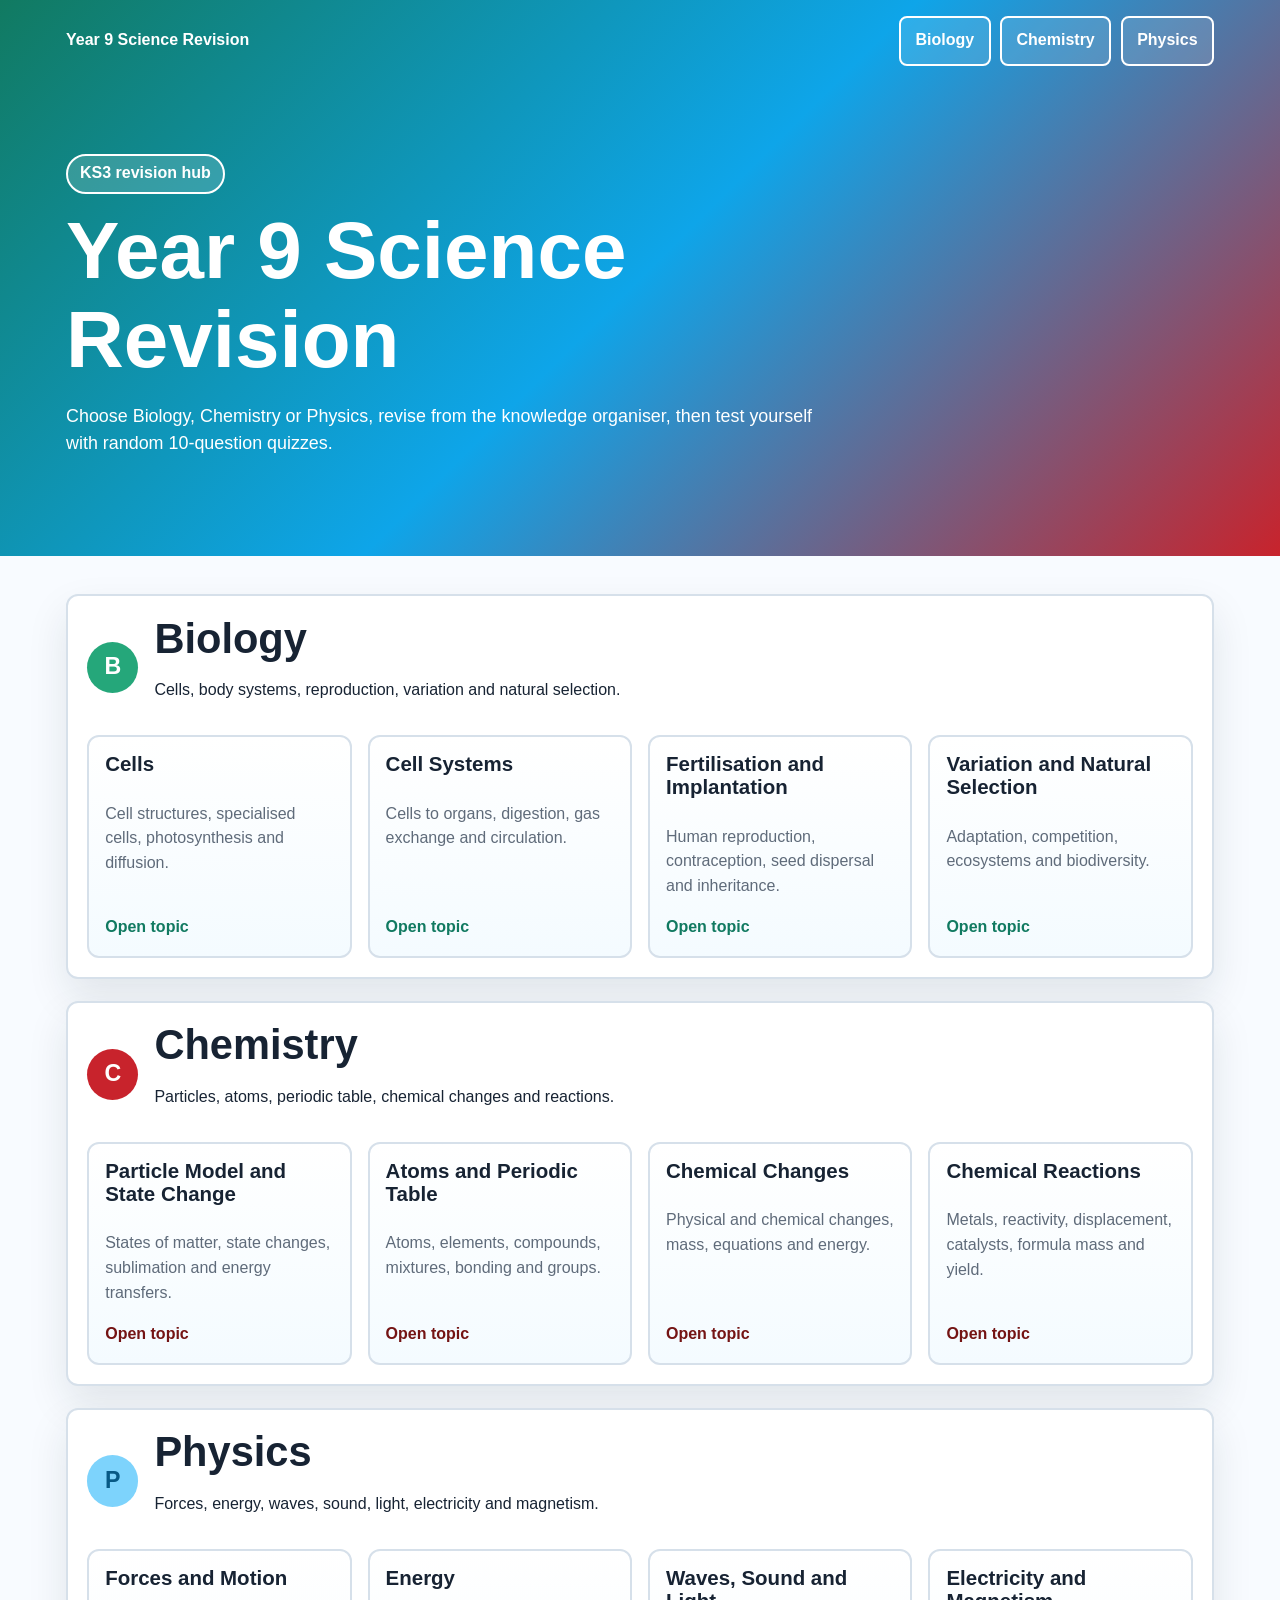
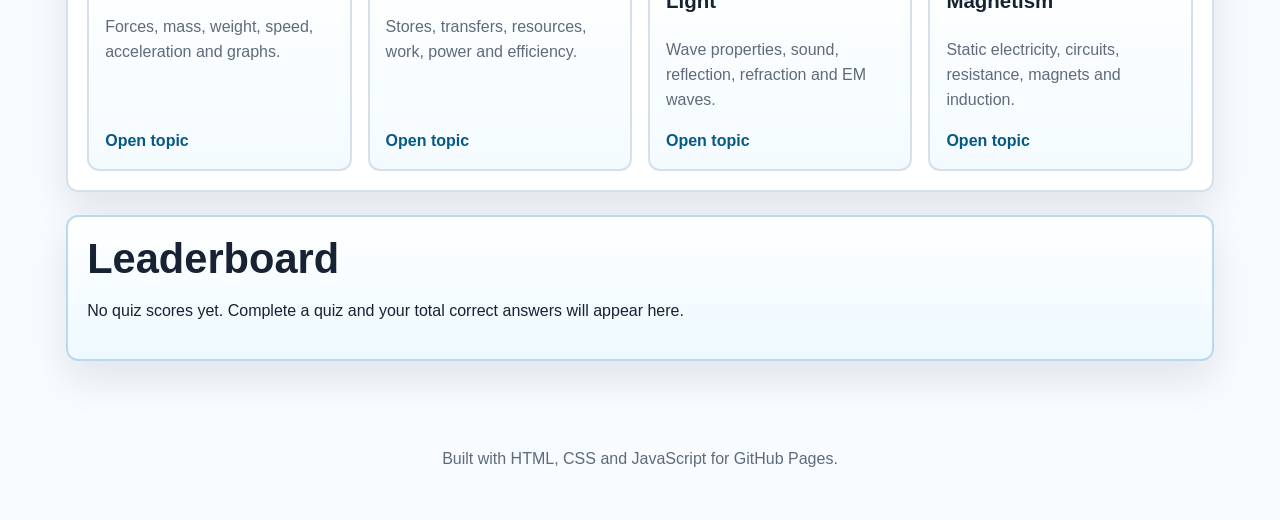
<file: index.html>
<!doctype html>
<html lang="en">
<head>
  <meta charset="utf-8">
  <meta name="viewport" content="width=device-width, initial-scale=1">
  <title>Year 9 Science Revision</title>
  <link rel="stylesheet" href="styles.css">
</head>
<body>
  <header class="hero">
    <nav class="nav">
      <a class="logo" href="index.html">Year 9 Science Revision</a>
      <div class="nav-links">
        <a href="#biology">Biology</a>
        <a href="#chemistry">Chemistry</a>
        <a href="#physics">Physics</a>
      </div>
    </nav>
    <div class="hero-content">
      <p class="tag">KS3 revision hub</p>
      <h1>Year 9 Science Revision</h1>
      <p>Choose Biology, Chemistry or Physics, revise from the knowledge organiser, then test yourself with random 10-question quizzes.</p>
    </div>
  </header>

  <main>
    <section id="biology" class="subject-section biology">
      <div class="section-heading">
        <span class="subject-icon">B</span>
        <div>
          <h2>Biology</h2>
          <p>Cells, body systems, reproduction, variation and natural selection.</p>
        </div>
      </div>
      <div class="card-grid">
        <a class="topic-card" href="biology/cells/index.html"><h3>Cells</h3><p>Cell structures, specialised cells, photosynthesis and diffusion.</p><span>Open topic</span></a>
        <a class="topic-card" href="biology/cell-systems/index.html"><h3>Cell Systems</h3><p>Cells to organs, digestion, gas exchange and circulation.</p><span>Open topic</span></a>
        <a class="topic-card" href="biology/fertilisation-and-implantation/index.html"><h3>Fertilisation and Implantation</h3><p>Human reproduction, contraception, seed dispersal and inheritance.</p><span>Open topic</span></a>
        <a class="topic-card" href="biology/variation-and-natural-selection/index.html"><h3>Variation and Natural Selection</h3><p>Adaptation, competition, ecosystems and biodiversity.</p><span>Open topic</span></a>
      </div>
    </section>

    <section id="chemistry" class="subject-section chemistry">
      <div class="section-heading">
        <span class="subject-icon">C</span>
        <div>
          <h2>Chemistry</h2>
          <p>Particles, atoms, periodic table, chemical changes and reactions.</p>
        </div>
      </div>
      <div class="card-grid">
        <a class="topic-card" href="chemistry/particle-model-and-state-change/index.html"><h3>Particle Model and State Change</h3><p>States of matter, state changes, sublimation and energy transfers.</p><span>Open topic</span></a>
        <a class="topic-card" href="chemistry/atoms-and-periodic-table/index.html"><h3>Atoms and Periodic Table</h3><p>Atoms, elements, compounds, mixtures, bonding and groups.</p><span>Open topic</span></a>
        <a class="topic-card" href="chemistry/chemical-changes/index.html"><h3>Chemical Changes</h3><p>Physical and chemical changes, mass, equations and energy.</p><span>Open topic</span></a>
        <a class="topic-card" href="chemistry/chemical-reactions/index.html"><h3>Chemical Reactions</h3><p>Metals, reactivity, displacement, catalysts, formula mass and yield.</p><span>Open topic</span></a>
      </div>
    </section>

    <section id="physics" class="subject-section physics">
      <div class="section-heading">
        <span class="subject-icon">P</span>
        <div>
          <h2>Physics</h2>
          <p>Forces, energy, waves, sound, light, electricity and magnetism.</p>
        </div>
      </div>
      <div class="card-grid">
        <a class="topic-card" href="physics/forces-and-motion/index.html"><h3>Forces and Motion</h3><p>Forces, mass, weight, speed, acceleration and graphs.</p><span>Open topic</span></a>
        <a class="topic-card" href="physics/energy/index.html"><h3>Energy</h3><p>Stores, transfers, resources, work, power and efficiency.</p><span>Open topic</span></a>
        <a class="topic-card" href="physics/waves-sound-and-light/index.html"><h3>Waves, Sound and Light</h3><p>Wave properties, sound, reflection, refraction and EM waves.</p><span>Open topic</span></a>
        <a class="topic-card" href="physics/electricity-and-magnetism/index.html"><h3>Electricity and Magnetism</h3><p>Static electricity, circuits, resistance, magnets and induction.</p><span>Open topic</span></a>
      </div>
    </section>

    <section class="subject-section leaderboard-section" data-leaderboard></section>
  </main>

  <footer>
    <p>Built with HTML, CSS and JavaScript for GitHub Pages.</p>
  </footer>
  <script src="score-utils.js"></script>
  <script src="leaderboard.js"></script>
</body>
</html>
</file>
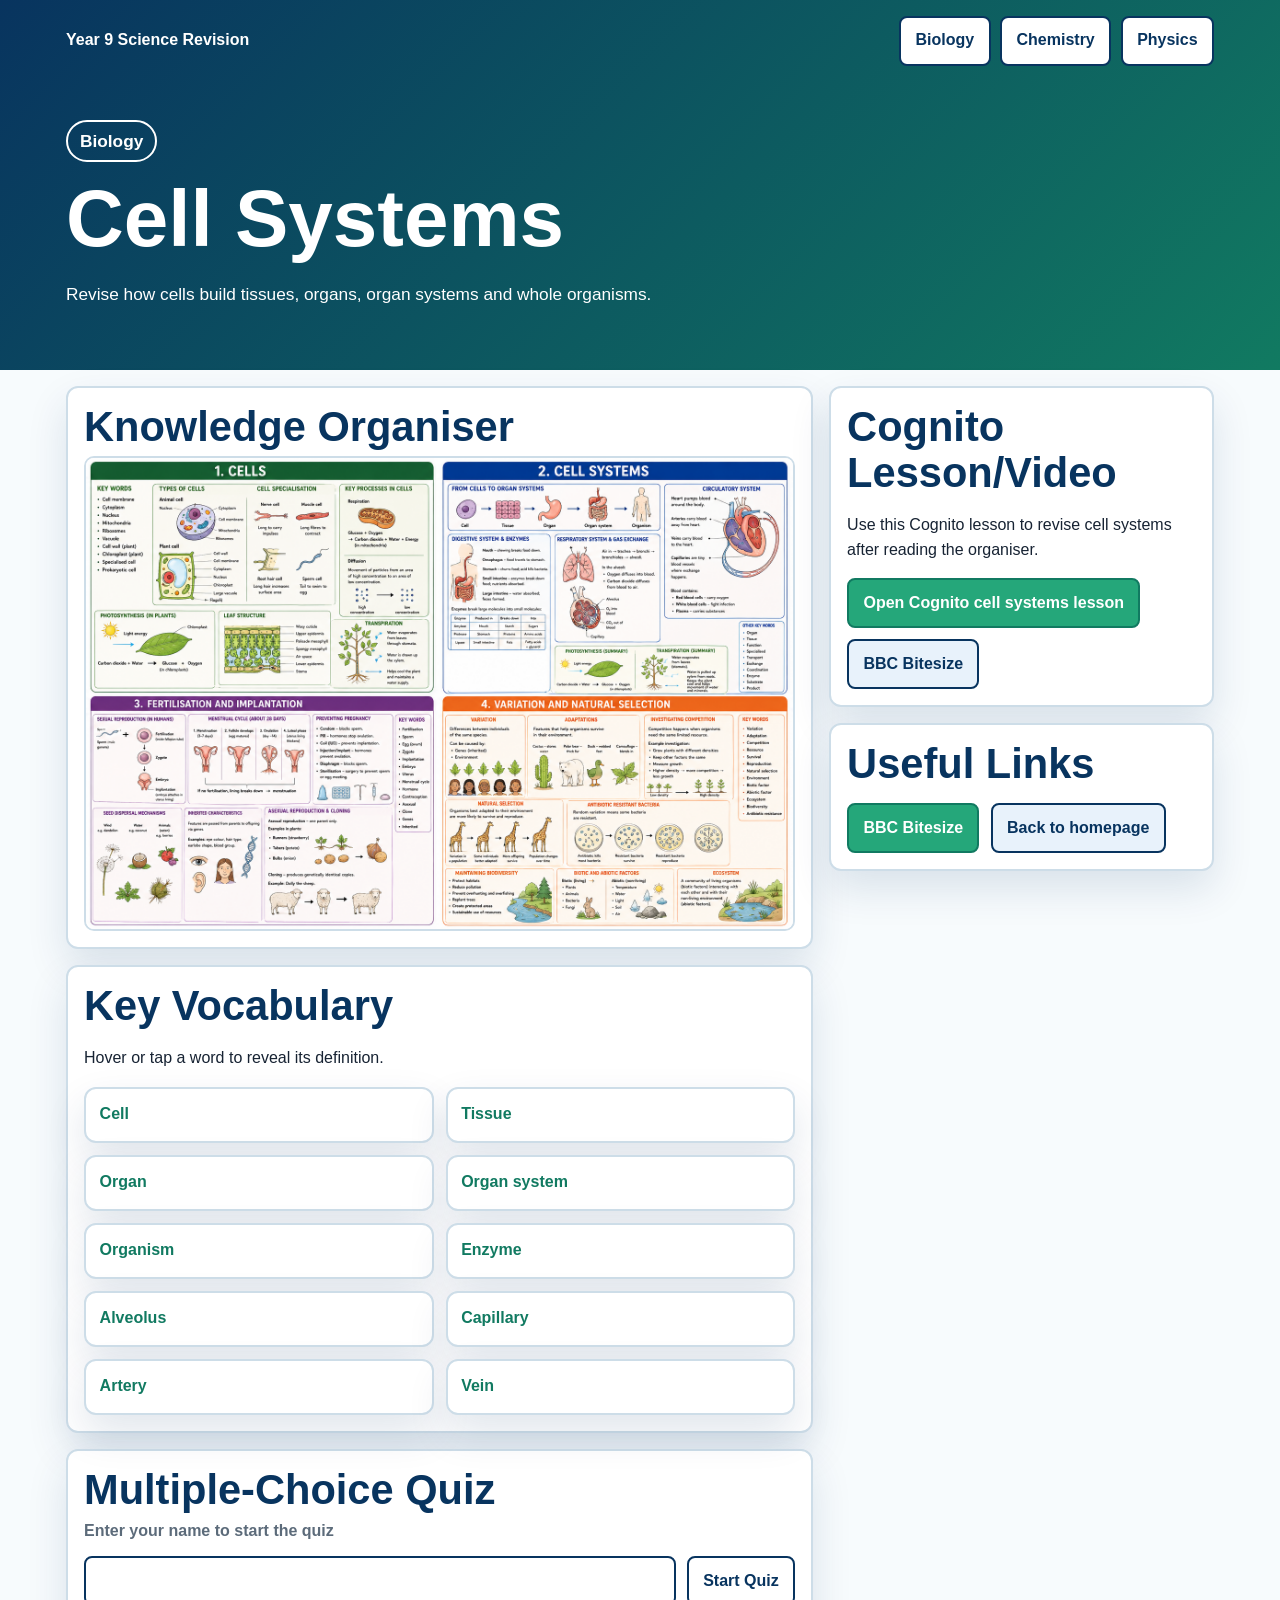
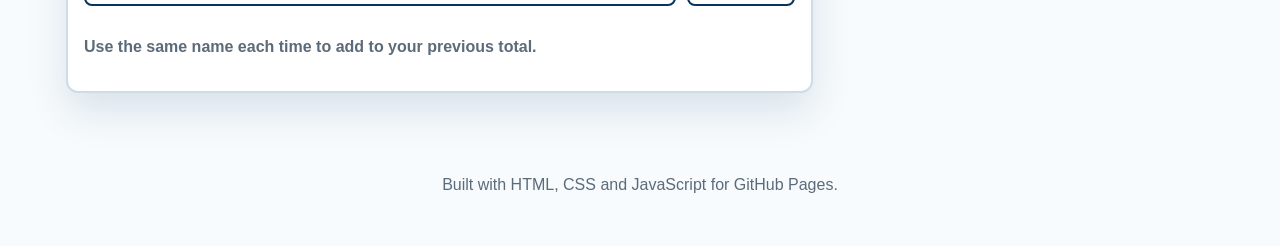
<file: biology/cell-systems/index.html>
<!doctype html>
<html lang="en">
<head>
  <meta charset="utf-8">
  <meta name="viewport" content="width=device-width, initial-scale=1">
  <title>Cell Systems | Year 9 Science Revision</title>
  <link rel="stylesheet" href="../../biology-styles.css">
</head>
<body data-topic="cellSystems">
  <header class="page-header">
    <nav class="nav">
      <a class="logo" href="../../index.html">Year 9 Science Revision</a>
      <div class="nav-links"><a href="../../index.html#biology">Biology</a><a href="../../index.html#chemistry">Chemistry</a><a href="../../index.html#physics">Physics</a></div>
    </nav>
    <div class="page-title">
      <p class="tag">Biology</p>
      <h1>Cell Systems</h1>
      <p>Revise how cells build tissues, organs, organ systems and whole organisms.</p>
    </div>
  </header>
  <main class="topic-main">
    <section>
      <article class="organiser-panel">
        <h2>Knowledge Organiser</h2>
        <div class="organiser-frame">
          <img class="knowledge-organiser" src="../../biology-knowledge-organiser.png" alt="Year 9 Biology knowledge organiser">
        </div>
      </article>
      <section class="panel" data-vocabulary></section>
      <section class="quiz-card" data-quiz></section>
    </section>
    <aside>
      <section class="panel" data-topic-info></section>
      <section class="panel">
        <h2>Useful Links</h2>
        <div class="button-row">
          <a class="button primary" href="https://www.bbc.co.uk/bitesize/subjects/z4882hv" target="_blank" rel="noopener">BBC Bitesize</a>
          <a class="button secondary" href="../../index.html">Back to homepage</a>
        </div>
      </section>
    </aside>
  </main>
  <footer><p>Built with HTML, CSS and JavaScript for GitHub Pages.</p></footer>
  <script src="../../score-utils.js"></script>
  <script src="../../biology-script.js"></script>
</body>
</html>
</file>
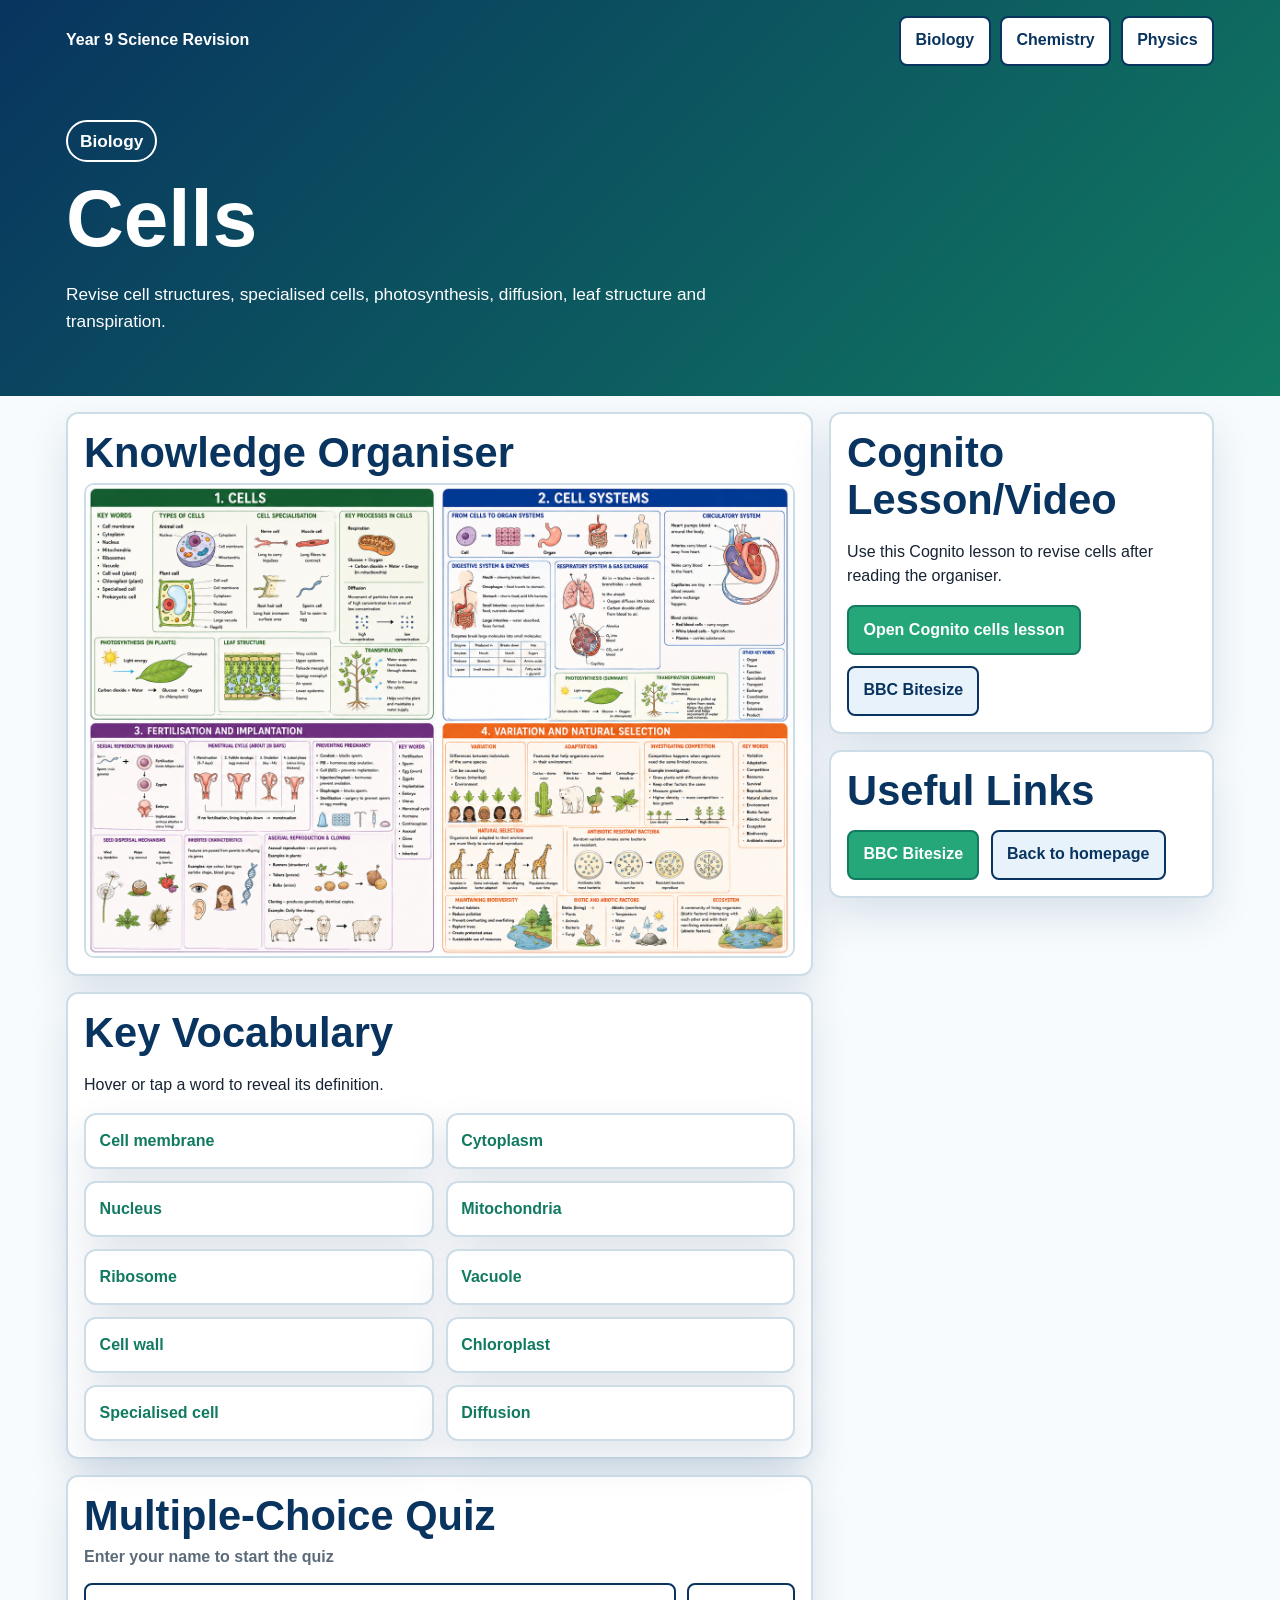
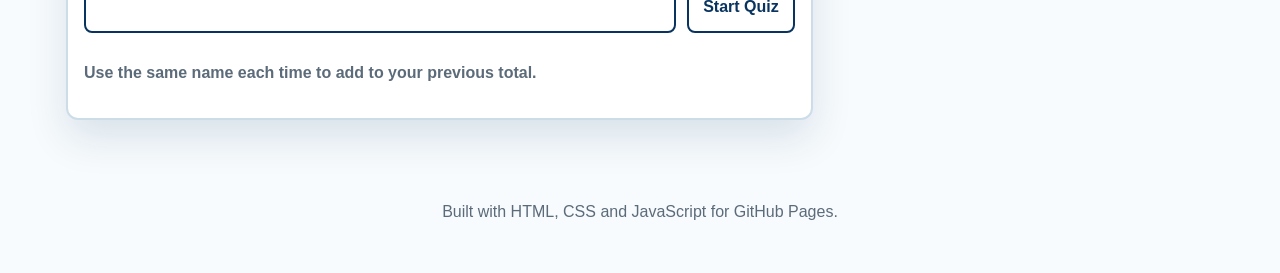
<file: biology/cells/index.html>
<!doctype html>
<html lang="en">
<head>
  <meta charset="utf-8">
  <meta name="viewport" content="width=device-width, initial-scale=1">
  <title>Cells | Year 9 Science Revision</title>
  <link rel="stylesheet" href="../../biology-styles.css">
</head>
<body data-topic="cells">
  <header class="page-header">
    <nav class="nav">
      <a class="logo" href="../../index.html">Year 9 Science Revision</a>
      <div class="nav-links"><a href="../../index.html#biology">Biology</a><a href="../../index.html#chemistry">Chemistry</a><a href="../../index.html#physics">Physics</a></div>
    </nav>
    <div class="page-title">
      <p class="tag">Biology</p>
      <h1>Cells</h1>
      <p>Revise cell structures, specialised cells, photosynthesis, diffusion, leaf structure and transpiration.</p>
    </div>
  </header>
  <main class="topic-main">
    <section>
      <article class="organiser-panel">
        <h2>Knowledge Organiser</h2>
        <div class="organiser-frame">
          <img class="knowledge-organiser" src="../../biology-knowledge-organiser.png" alt="Year 9 Biology knowledge organiser">
        </div>
      </article>
      <section class="panel" data-vocabulary></section>
      <section class="quiz-card" data-quiz></section>
    </section>
    <aside>
      <section class="panel" data-topic-info></section>
      <section class="panel">
        <h2>Useful Links</h2>
        <div class="button-row">
          <a class="button primary" href="https://www.bbc.co.uk/bitesize/subjects/z4882hv" target="_blank" rel="noopener">BBC Bitesize</a>
          <a class="button secondary" href="../../index.html">Back to homepage</a>
        </div>
      </section>
    </aside>
  </main>
  <footer><p>Built with HTML, CSS and JavaScript for GitHub Pages.</p></footer>
  <script src="../../score-utils.js"></script>
  <script src="../../biology-script.js"></script>
</body>
</html>
</file>
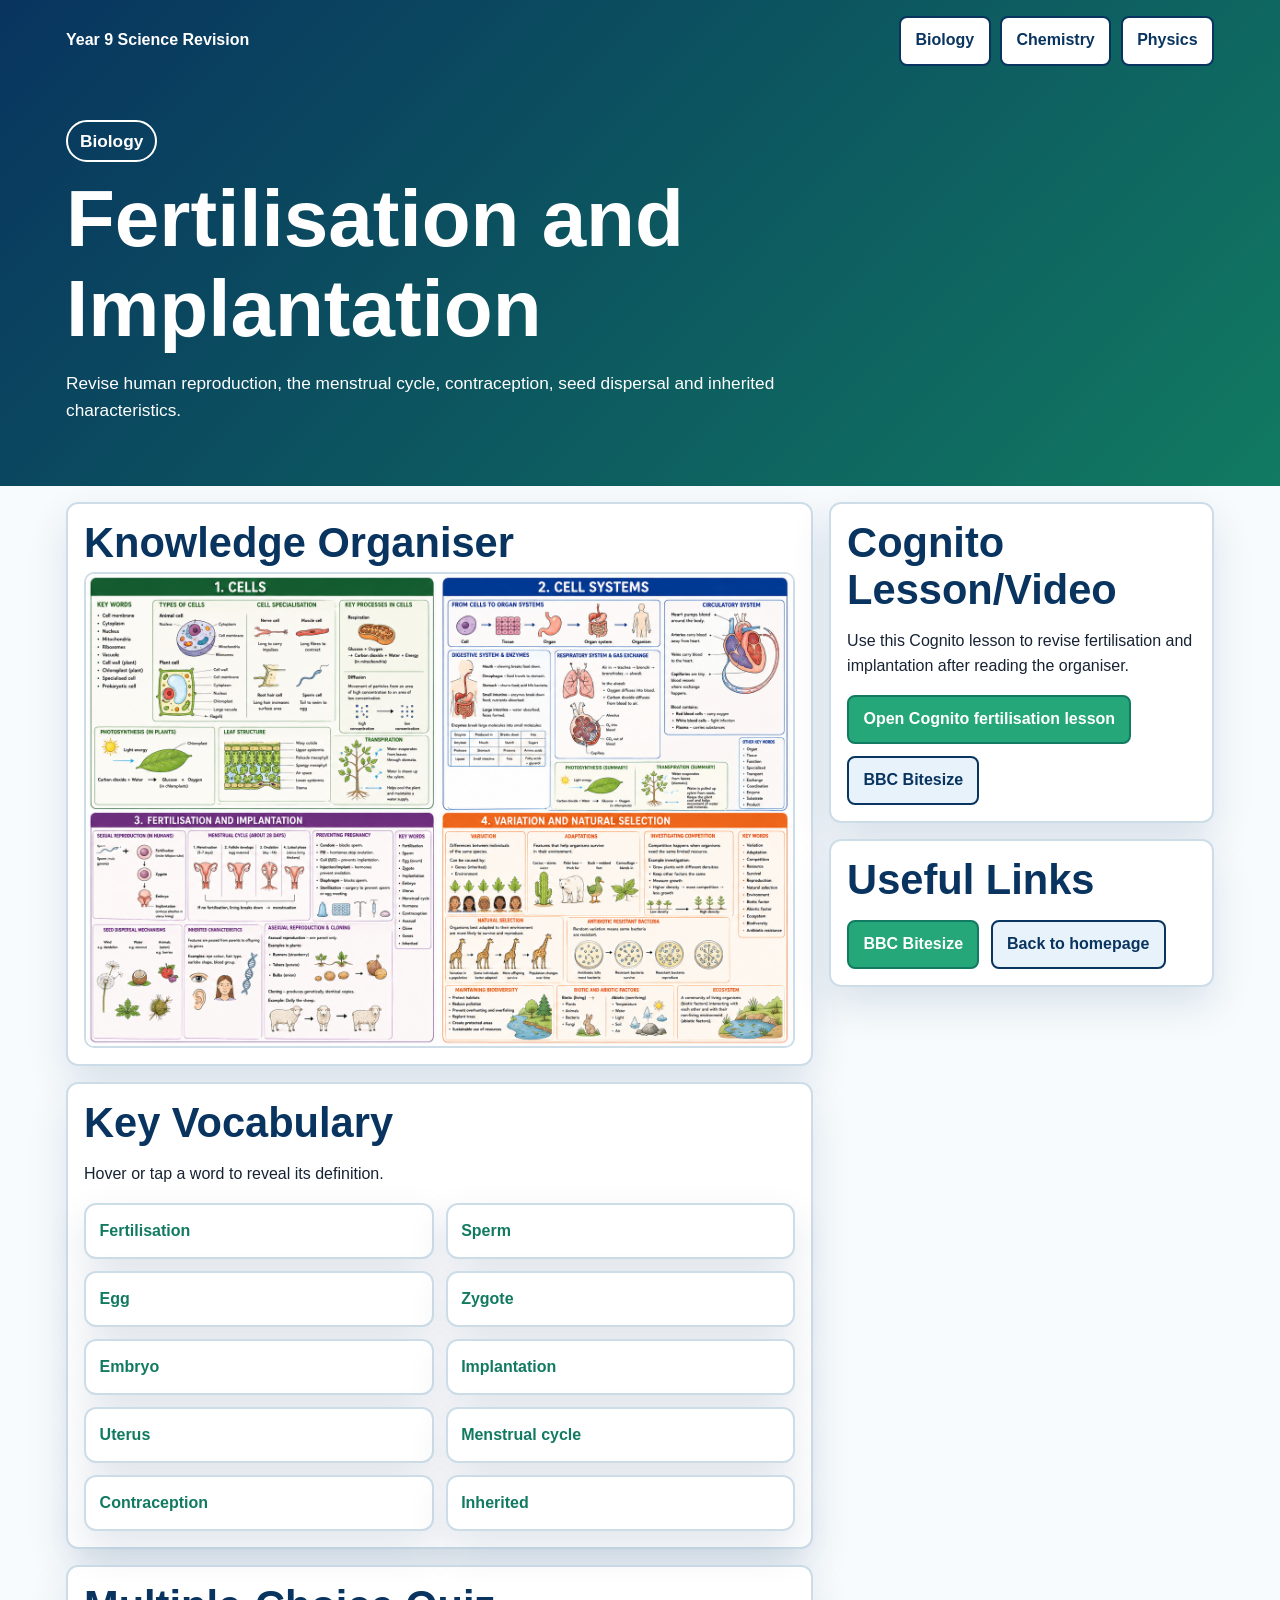
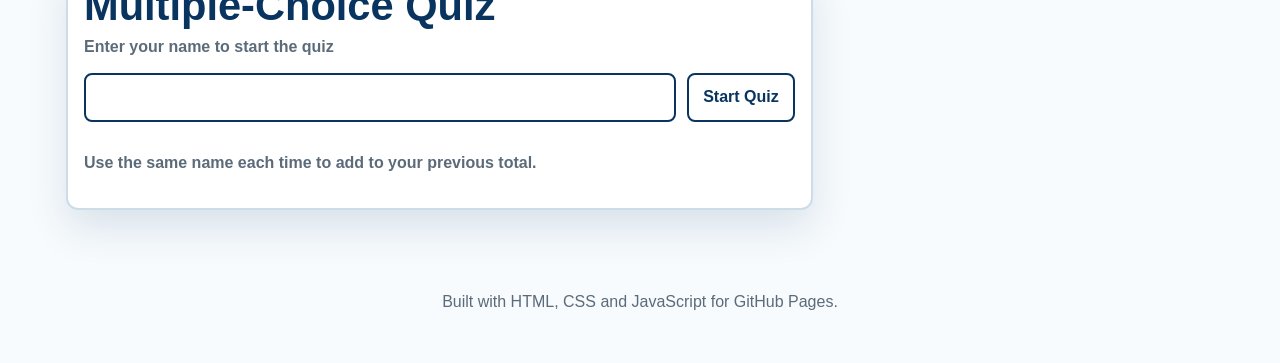
<file: biology/fertilisation-and-implantation/index.html>
<!doctype html>
<html lang="en">
<head>
  <meta charset="utf-8">
  <meta name="viewport" content="width=device-width, initial-scale=1">
  <title>Fertilisation and Implantation | Year 9 Science Revision</title>
  <link rel="stylesheet" href="../../biology-styles.css">
</head>
<body data-topic="fertilisation">
  <header class="page-header">
    <nav class="nav">
      <a class="logo" href="../../index.html">Year 9 Science Revision</a>
      <div class="nav-links"><a href="../../index.html#biology">Biology</a><a href="../../index.html#chemistry">Chemistry</a><a href="../../index.html#physics">Physics</a></div>
    </nav>
    <div class="page-title">
      <p class="tag">Biology</p>
      <h1>Fertilisation and Implantation</h1>
      <p>Revise human reproduction, the menstrual cycle, contraception, seed dispersal and inherited characteristics.</p>
    </div>
  </header>
  <main class="topic-main">
    <section>
      <article class="organiser-panel">
        <h2>Knowledge Organiser</h2>
        <div class="organiser-frame">
          <img class="knowledge-organiser" src="../../biology-knowledge-organiser.png" alt="Year 9 Biology knowledge organiser">
        </div>
      </article>
      <section class="panel" data-vocabulary></section>
      <section class="quiz-card" data-quiz></section>
    </section>
    <aside>
      <section class="panel" data-topic-info></section>
      <section class="panel">
        <h2>Useful Links</h2>
        <div class="button-row">
          <a class="button primary" href="https://www.bbc.co.uk/bitesize/subjects/z4882hv" target="_blank" rel="noopener">BBC Bitesize</a>
          <a class="button secondary" href="../../index.html">Back to homepage</a>
        </div>
      </section>
    </aside>
  </main>
  <footer><p>Built with HTML, CSS and JavaScript for GitHub Pages.</p></footer>
  <script src="../../score-utils.js"></script>
  <script src="../../biology-script.js"></script>
</body>
</html>
</file>
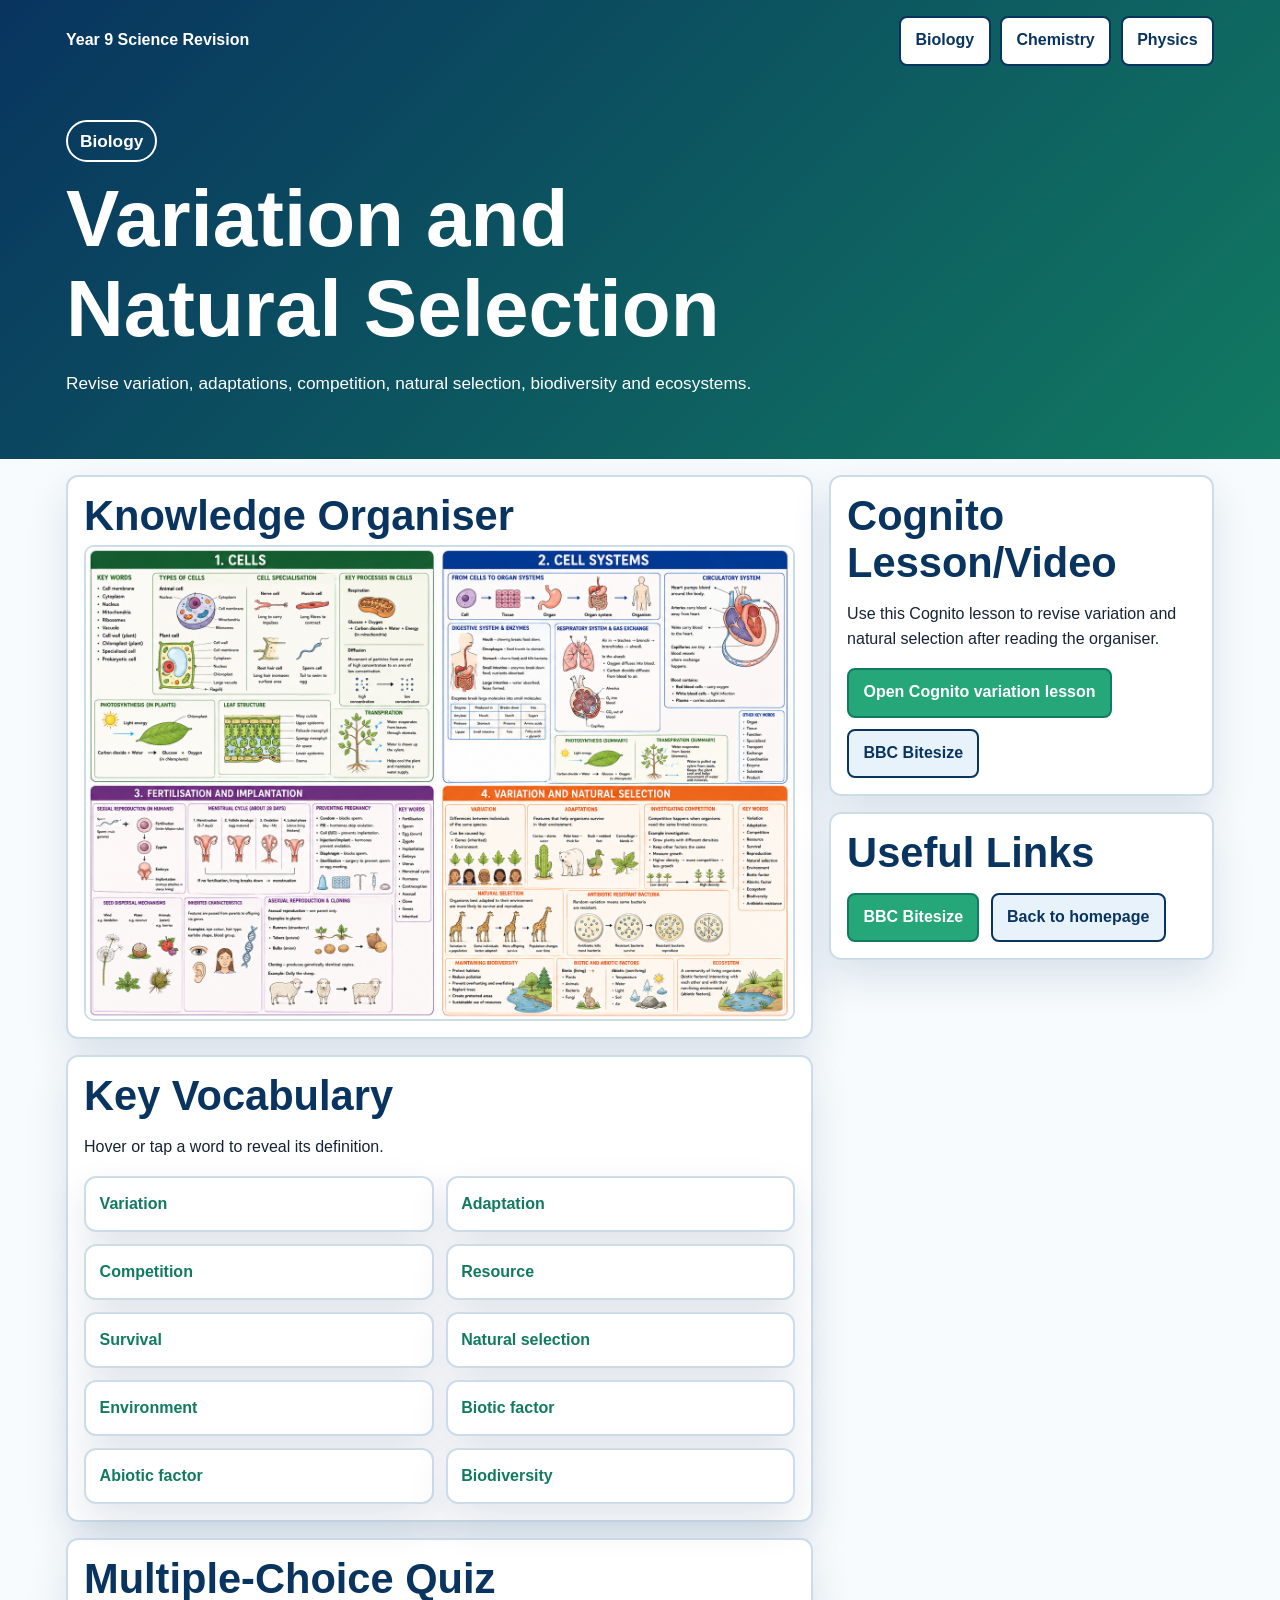
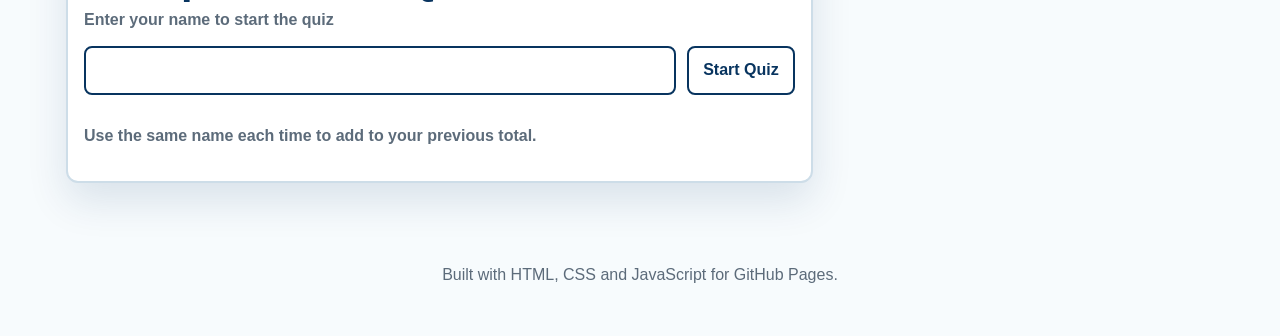
<file: biology/variation-and-natural-selection/index.html>
<!doctype html>
<html lang="en">
<head>
  <meta charset="utf-8">
  <meta name="viewport" content="width=device-width, initial-scale=1">
  <title>Variation and Natural Selection | Year 9 Science Revision</title>
  <link rel="stylesheet" href="../../biology-styles.css">
</head>
<body data-topic="variation">
  <header class="page-header">
    <nav class="nav">
      <a class="logo" href="../../index.html">Year 9 Science Revision</a>
      <div class="nav-links"><a href="../../index.html#biology">Biology</a><a href="../../index.html#chemistry">Chemistry</a><a href="../../index.html#physics">Physics</a></div>
    </nav>
    <div class="page-title">
      <p class="tag">Biology</p>
      <h1>Variation and Natural Selection</h1>
      <p>Revise variation, adaptations, competition, natural selection, biodiversity and ecosystems.</p>
    </div>
  </header>
  <main class="topic-main">
    <section>
      <article class="organiser-panel">
        <h2>Knowledge Organiser</h2>
        <div class="organiser-frame">
          <img class="knowledge-organiser" src="../../biology-knowledge-organiser.png" alt="Year 9 Biology knowledge organiser">
        </div>
      </article>
      <section class="panel" data-vocabulary></section>
      <section class="quiz-card" data-quiz></section>
    </section>
    <aside>
      <section class="panel" data-topic-info></section>
      <section class="panel">
        <h2>Useful Links</h2>
        <div class="button-row">
          <a class="button primary" href="https://www.bbc.co.uk/bitesize/subjects/z4882hv" target="_blank" rel="noopener">BBC Bitesize</a>
          <a class="button secondary" href="../../index.html">Back to homepage</a>
        </div>
      </section>
    </aside>
  </main>
  <footer><p>Built with HTML, CSS and JavaScript for GitHub Pages.</p></footer>
  <script src="../../score-utils.js"></script>
  <script src="../../biology-script.js"></script>
</body>
</html>
</file>
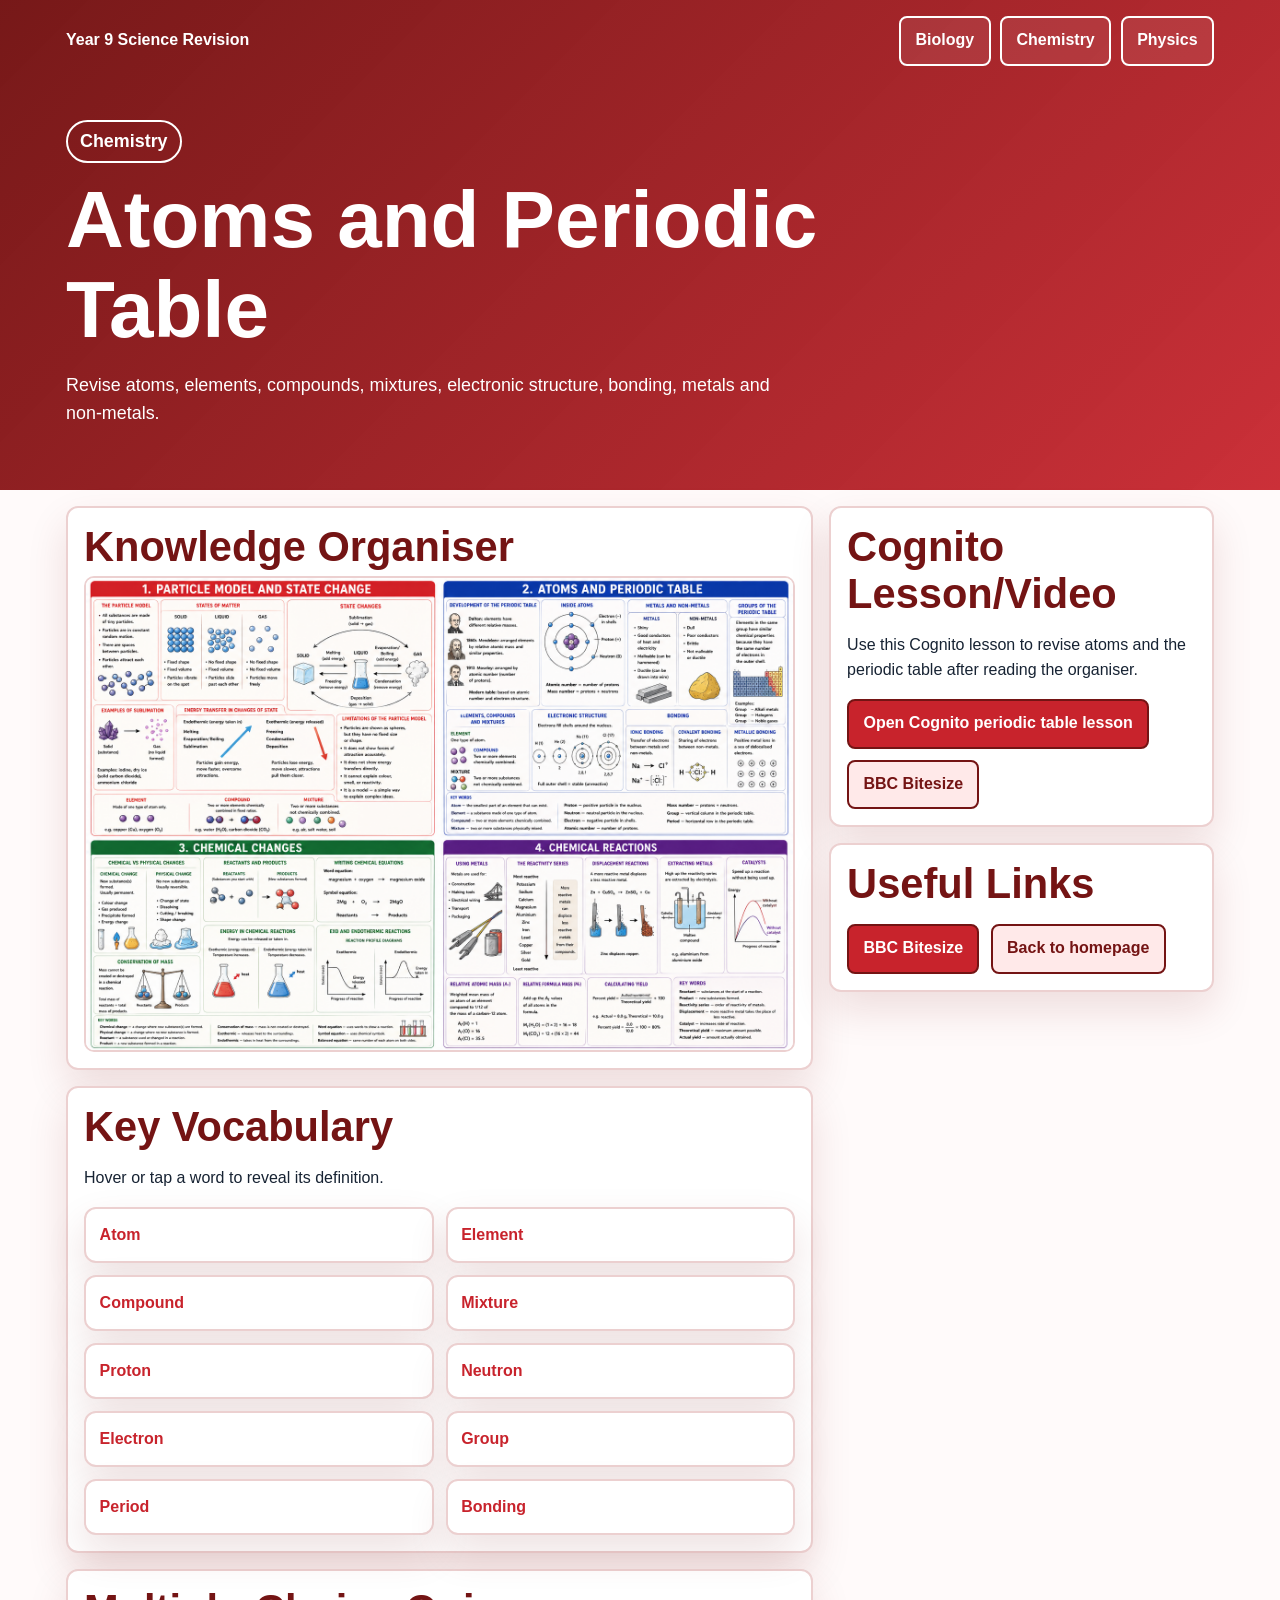
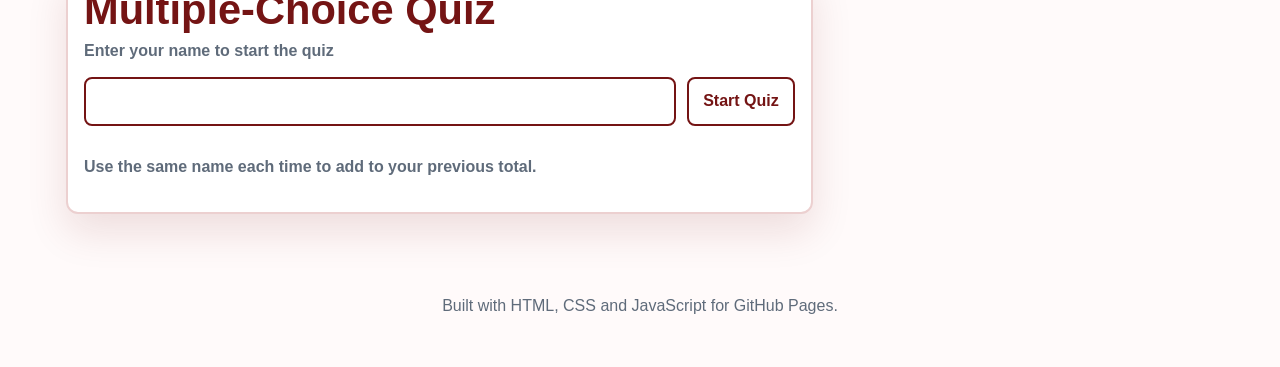
<file: chemistry/atoms-and-periodic-table/index.html>
<!doctype html>
<html lang="en">
<head>
  <meta charset="utf-8">
  <meta name="viewport" content="width=device-width, initial-scale=1">
  <title>Atoms and Periodic Table | Year 9 Science Revision</title>
  <link rel="stylesheet" href="../../chemistry-styles.css">
</head>
<body data-topic="atoms">
  <header class="page-header">
    <nav class="nav">
      <a class="logo" href="../../index.html">Year 9 Science Revision</a>
      <div class="nav-links"><a href="../../index.html#biology">Biology</a><a href="../../index.html#chemistry">Chemistry</a><a href="../../index.html#physics">Physics</a></div>
    </nav>
    <div class="page-title">
      <p class="tag">Chemistry</p>
      <h1>Atoms and Periodic Table</h1>
      <p>Revise atoms, elements, compounds, mixtures, electronic structure, bonding, metals and non-metals.</p>
    </div>
  </header>
  <main class="topic-main">
    <section>
      <article class="organiser-panel">
        <h2>Knowledge Organiser</h2>
        <div class="organiser-frame">
          <img class="knowledge-organiser" src="../../chemistry-knowledge-organiser.png" alt="Year 9 Chemistry knowledge organiser">
        </div>
      </article>
      <section class="panel" data-vocabulary></section>
      <section class="quiz-card" data-quiz></section>
    </section>
    <aside>
      <section class="panel" data-topic-info></section>
      <section class="panel">
        <h2>Useful Links</h2>
        <div class="button-row">
          <a class="button primary" href="https://www.bbc.co.uk/bitesize/subjects/z4882hv" target="_blank" rel="noopener">BBC Bitesize</a>
          <a class="button secondary" href="../../index.html">Back to homepage</a>
        </div>
      </section>
    </aside>
  </main>
  <footer><p>Built with HTML, CSS and JavaScript for GitHub Pages.</p></footer>
  <script src="../../score-utils.js"></script>
  <script src="../../chemistry-script.js"></script>
</body>
</html>
</file>
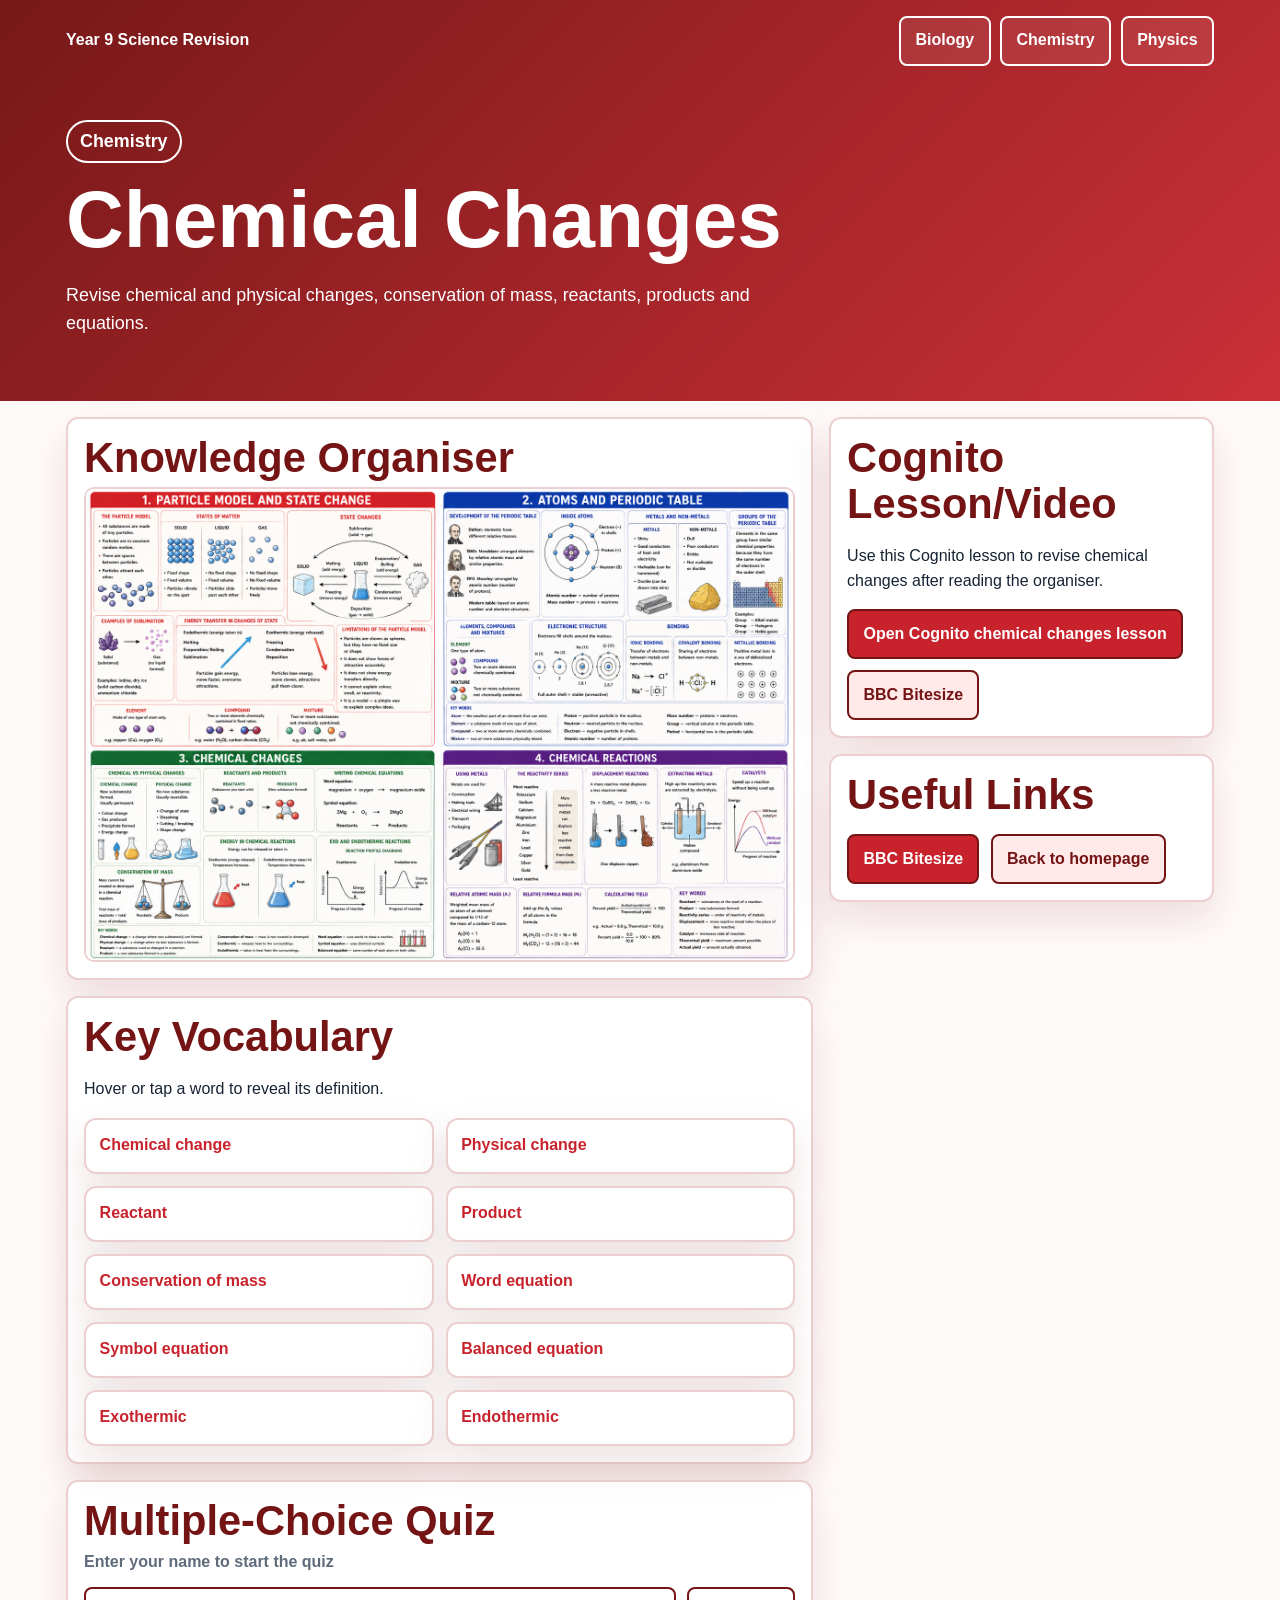
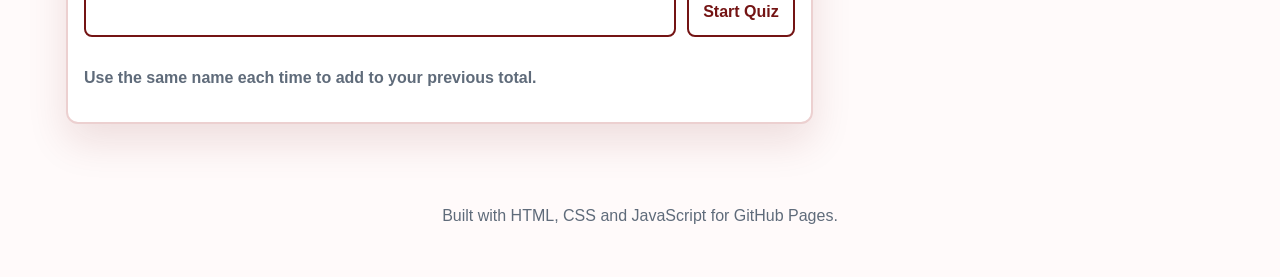
<file: chemistry/chemical-changes/index.html>
<!doctype html>
<html lang="en">
<head>
  <meta charset="utf-8">
  <meta name="viewport" content="width=device-width, initial-scale=1">
  <title>Chemical Changes | Year 9 Science Revision</title>
  <link rel="stylesheet" href="../../chemistry-styles.css">
</head>
<body data-topic="changes">
  <header class="page-header">
    <nav class="nav">
      <a class="logo" href="../../index.html">Year 9 Science Revision</a>
      <div class="nav-links"><a href="../../index.html#biology">Biology</a><a href="../../index.html#chemistry">Chemistry</a><a href="../../index.html#physics">Physics</a></div>
    </nav>
    <div class="page-title">
      <p class="tag">Chemistry</p>
      <h1>Chemical Changes</h1>
      <p>Revise chemical and physical changes, conservation of mass, reactants, products and equations.</p>
    </div>
  </header>
  <main class="topic-main">
    <section>
      <article class="organiser-panel">
        <h2>Knowledge Organiser</h2>
        <div class="organiser-frame">
          <img class="knowledge-organiser" src="../../chemistry-knowledge-organiser.png" alt="Year 9 Chemistry knowledge organiser">
        </div>
      </article>
      <section class="panel" data-vocabulary></section>
      <section class="quiz-card" data-quiz></section>
    </section>
    <aside>
      <section class="panel" data-topic-info></section>
      <section class="panel">
        <h2>Useful Links</h2>
        <div class="button-row">
          <a class="button primary" href="https://www.bbc.co.uk/bitesize/subjects/z4882hv" target="_blank" rel="noopener">BBC Bitesize</a>
          <a class="button secondary" href="../../index.html">Back to homepage</a>
        </div>
      </section>
    </aside>
  </main>
  <footer><p>Built with HTML, CSS and JavaScript for GitHub Pages.</p></footer>
  <script src="../../score-utils.js"></script>
  <script src="../../chemistry-script.js"></script>
</body>
</html>
</file>
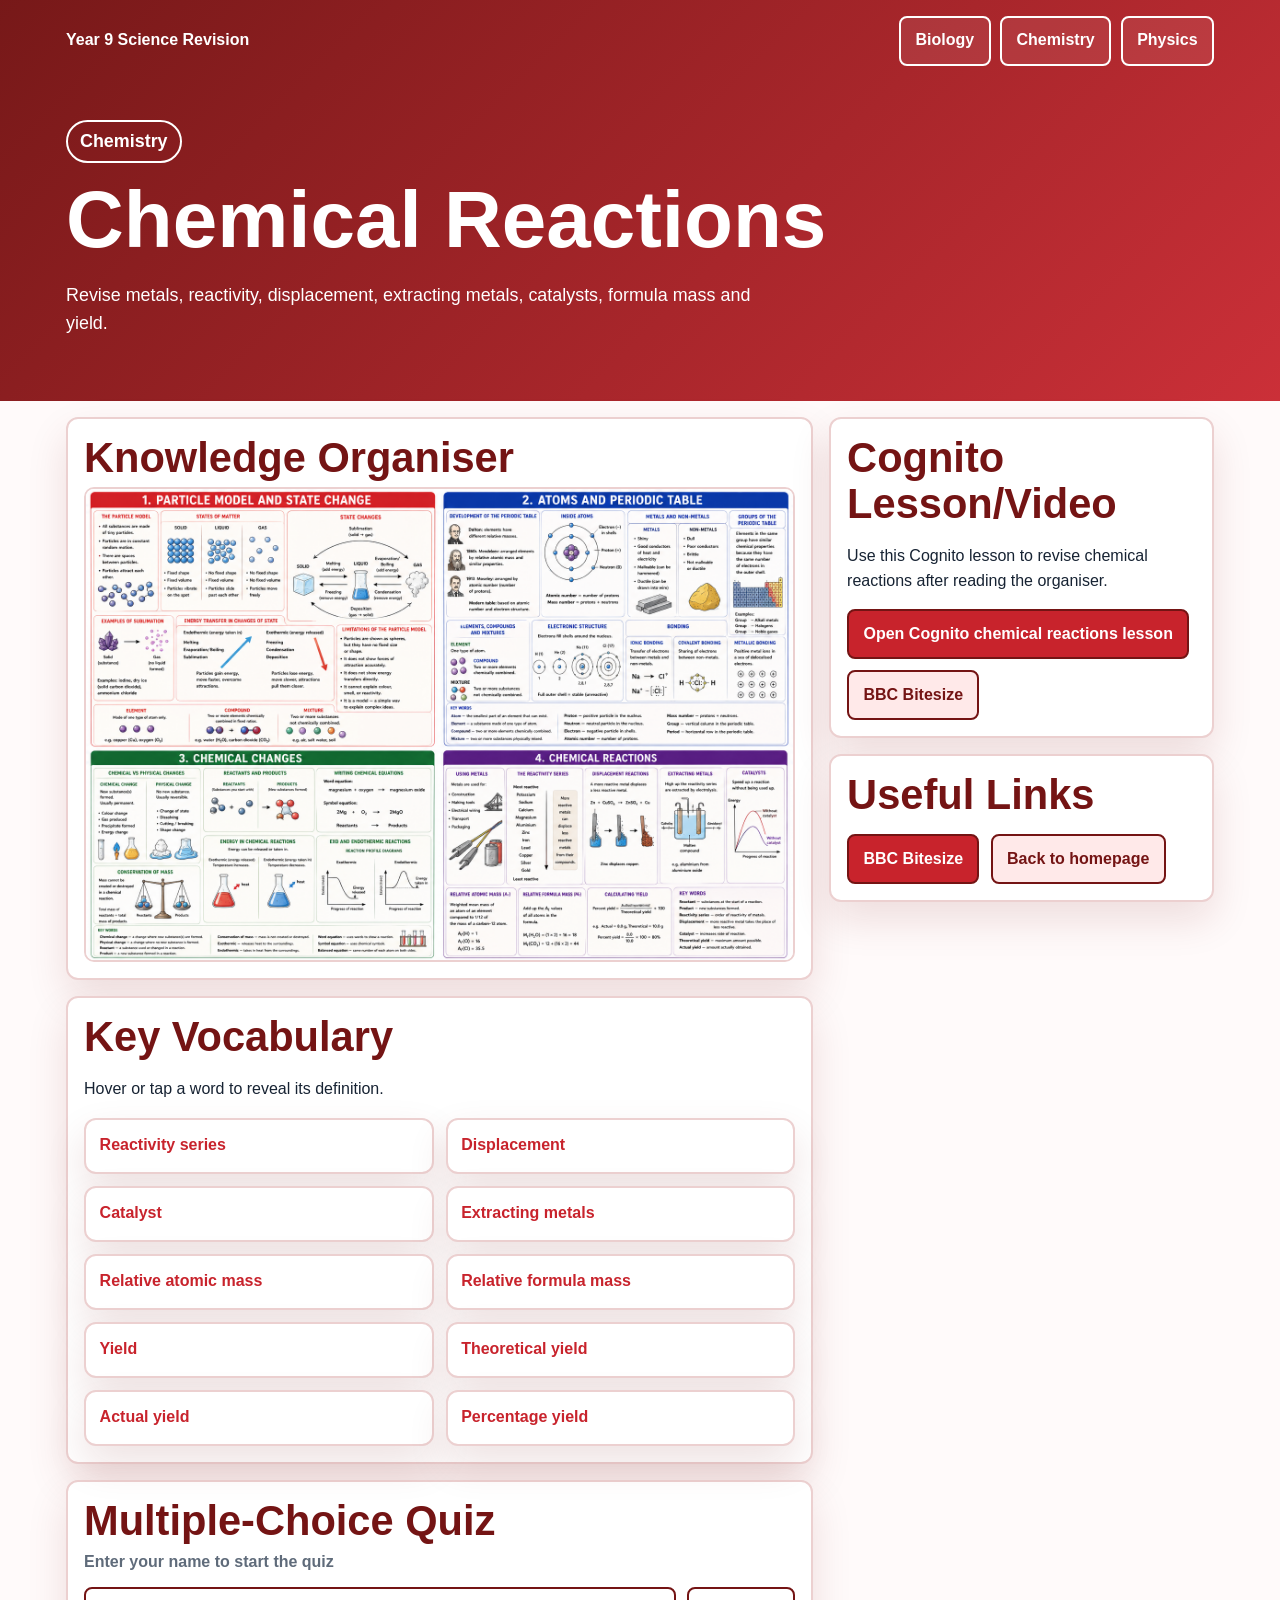
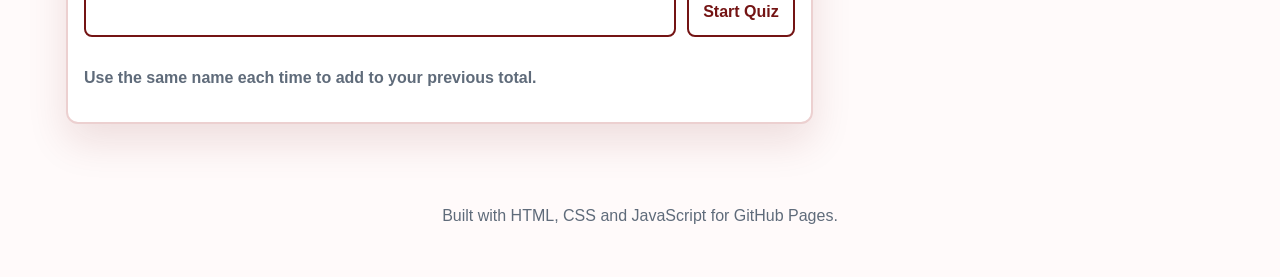
<file: chemistry/chemical-reactions/index.html>
<!doctype html>
<html lang="en">
<head>
  <meta charset="utf-8">
  <meta name="viewport" content="width=device-width, initial-scale=1">
  <title>Chemical Reactions | Year 9 Science Revision</title>
  <link rel="stylesheet" href="../../chemistry-styles.css">
</head>
<body data-topic="reactions">
  <header class="page-header">
    <nav class="nav">
      <a class="logo" href="../../index.html">Year 9 Science Revision</a>
      <div class="nav-links"><a href="../../index.html#biology">Biology</a><a href="../../index.html#chemistry">Chemistry</a><a href="../../index.html#physics">Physics</a></div>
    </nav>
    <div class="page-title">
      <p class="tag">Chemistry</p>
      <h1>Chemical Reactions</h1>
      <p>Revise metals, reactivity, displacement, extracting metals, catalysts, formula mass and yield.</p>
    </div>
  </header>
  <main class="topic-main">
    <section>
      <article class="organiser-panel">
        <h2>Knowledge Organiser</h2>
        <div class="organiser-frame">
          <img class="knowledge-organiser" src="../../chemistry-knowledge-organiser.png" alt="Year 9 Chemistry knowledge organiser">
        </div>
      </article>
      <section class="panel" data-vocabulary></section>
      <section class="quiz-card" data-quiz></section>
    </section>
    <aside>
      <section class="panel" data-topic-info></section>
      <section class="panel">
        <h2>Useful Links</h2>
        <div class="button-row">
          <a class="button primary" href="https://www.bbc.co.uk/bitesize/subjects/z4882hv" target="_blank" rel="noopener">BBC Bitesize</a>
          <a class="button secondary" href="../../index.html">Back to homepage</a>
        </div>
      </section>
    </aside>
  </main>
  <footer><p>Built with HTML, CSS and JavaScript for GitHub Pages.</p></footer>
  <script src="../../score-utils.js"></script>
  <script src="../../chemistry-script.js"></script>
</body>
</html>
</file>
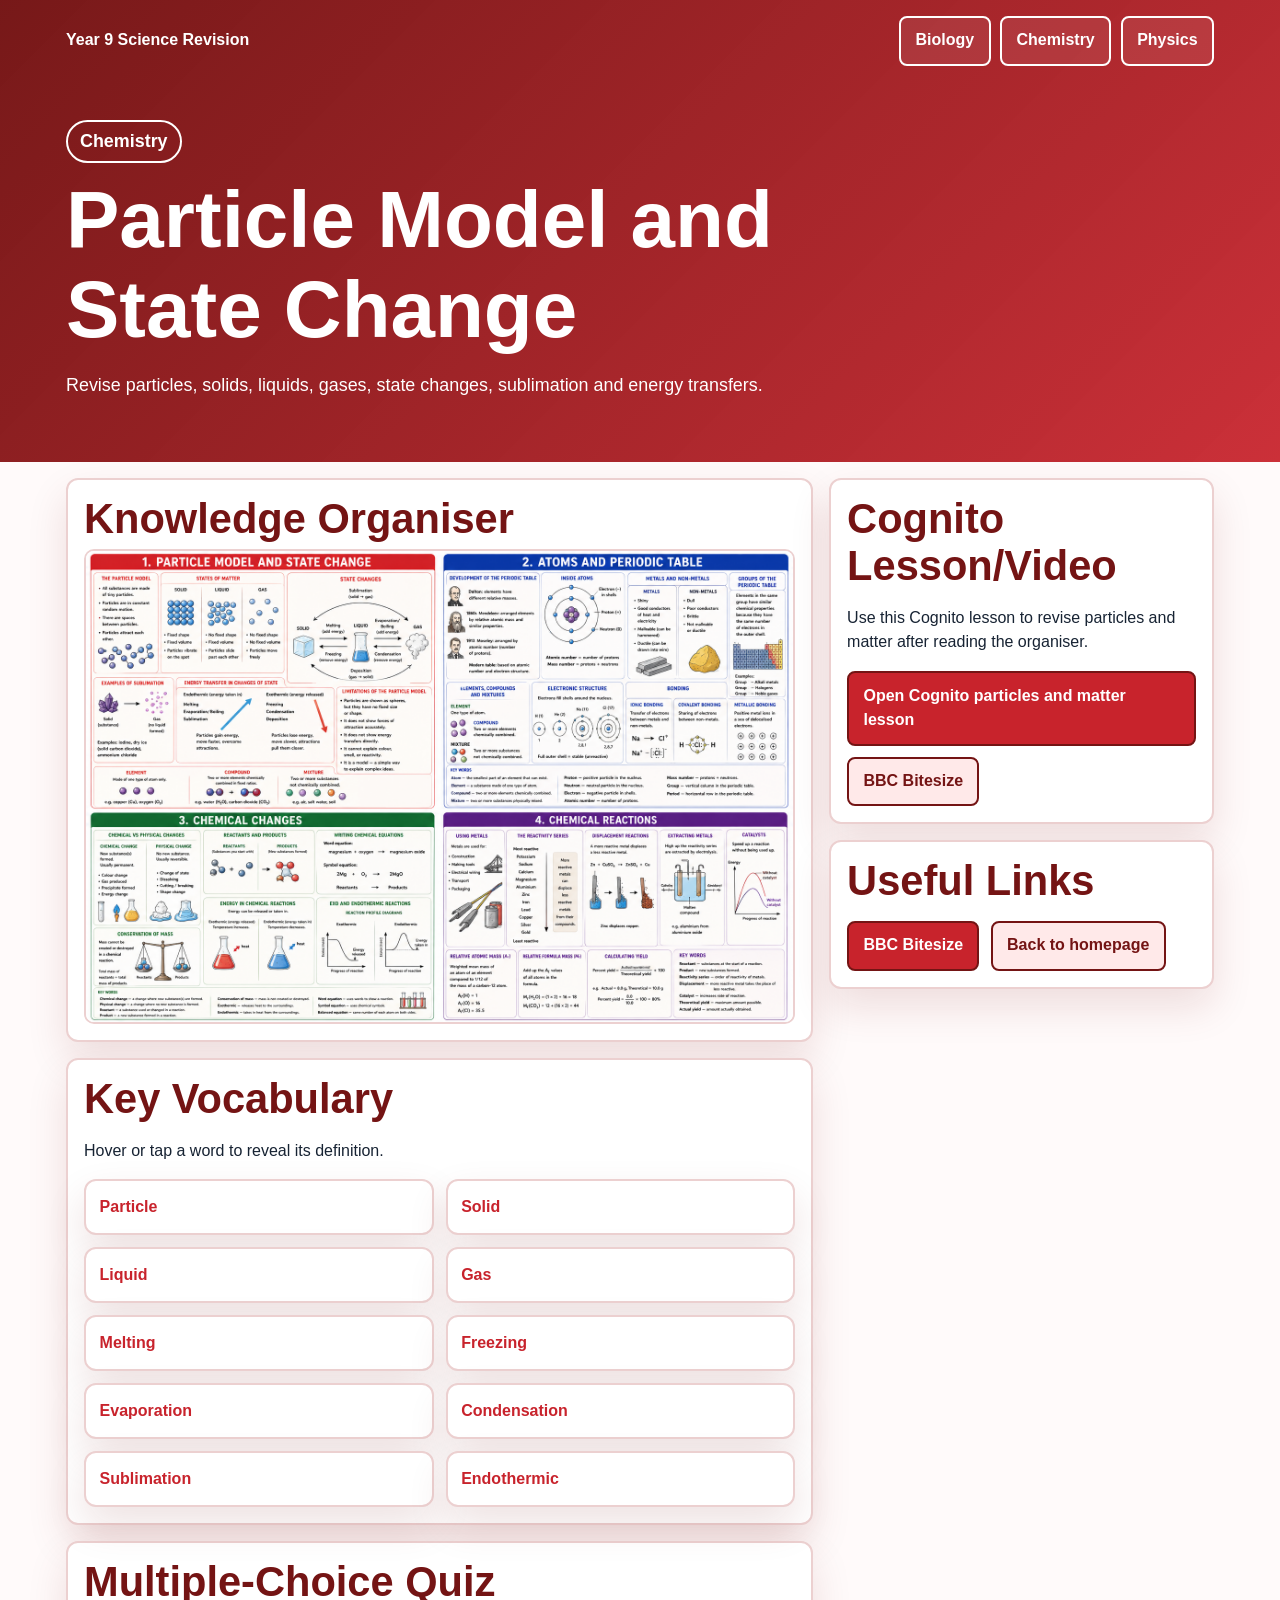
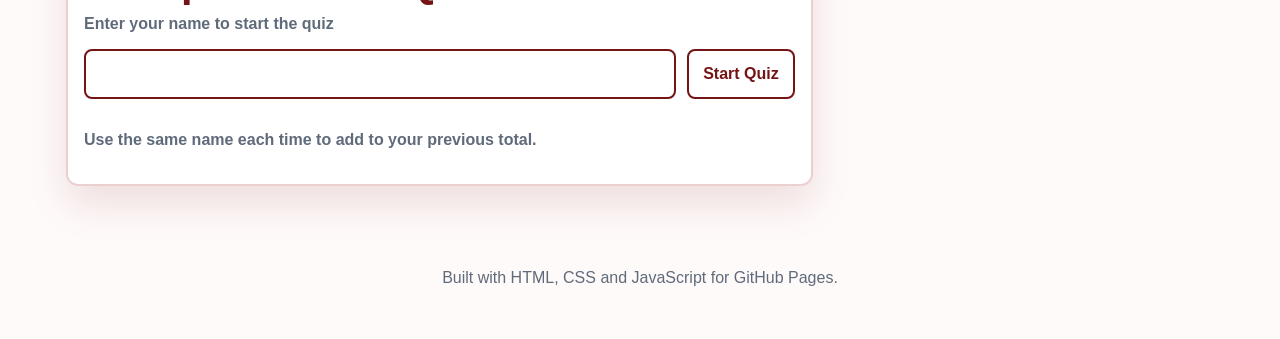
<file: chemistry/particle-model-and-state-change/index.html>
<!doctype html>
<html lang="en">
<head>
  <meta charset="utf-8">
  <meta name="viewport" content="width=device-width, initial-scale=1">
  <title>Particle Model and State Change | Year 9 Science Revision</title>
  <link rel="stylesheet" href="../../chemistry-styles.css">
</head>
<body data-topic="particles">
  <header class="page-header">
    <nav class="nav">
      <a class="logo" href="../../index.html">Year 9 Science Revision</a>
      <div class="nav-links"><a href="../../index.html#biology">Biology</a><a href="../../index.html#chemistry">Chemistry</a><a href="../../index.html#physics">Physics</a></div>
    </nav>
    <div class="page-title">
      <p class="tag">Chemistry</p>
      <h1>Particle Model and State Change</h1>
      <p>Revise particles, solids, liquids, gases, state changes, sublimation and energy transfers.</p>
    </div>
  </header>
  <main class="topic-main">
    <section>
      <article class="organiser-panel">
        <h2>Knowledge Organiser</h2>
        <div class="organiser-frame">
          <img class="knowledge-organiser" src="../../chemistry-knowledge-organiser.png" alt="Year 9 Chemistry knowledge organiser">
        </div>
      </article>
      <section class="panel" data-vocabulary></section>
      <section class="quiz-card" data-quiz></section>
    </section>
    <aside>
      <section class="panel" data-topic-info></section>
      <section class="panel">
        <h2>Useful Links</h2>
        <div class="button-row">
          <a class="button primary" href="https://www.bbc.co.uk/bitesize/subjects/z4882hv" target="_blank" rel="noopener">BBC Bitesize</a>
          <a class="button secondary" href="../../index.html">Back to homepage</a>
        </div>
      </section>
    </aside>
  </main>
  <footer><p>Built with HTML, CSS and JavaScript for GitHub Pages.</p></footer>
  <script src="../../score-utils.js"></script>
  <script src="../../chemistry-script.js"></script>
</body>
</html>
</file>
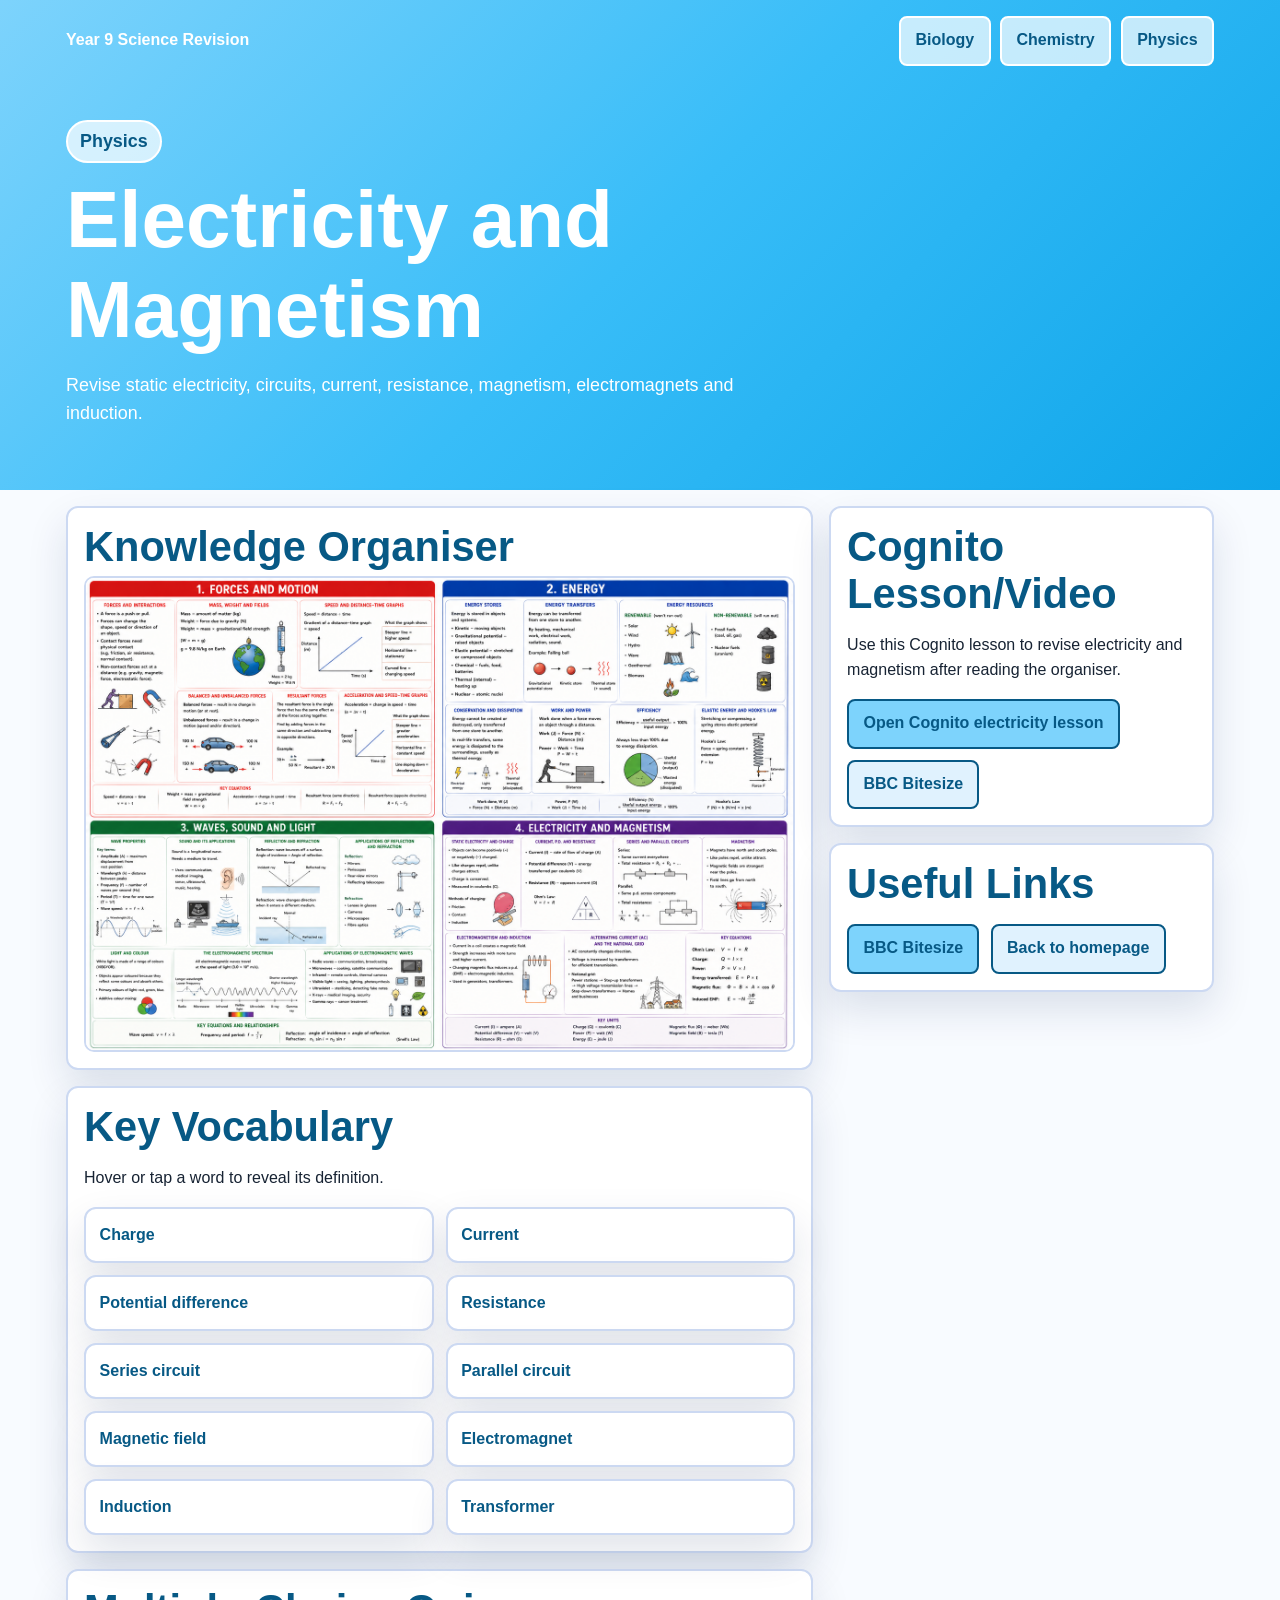
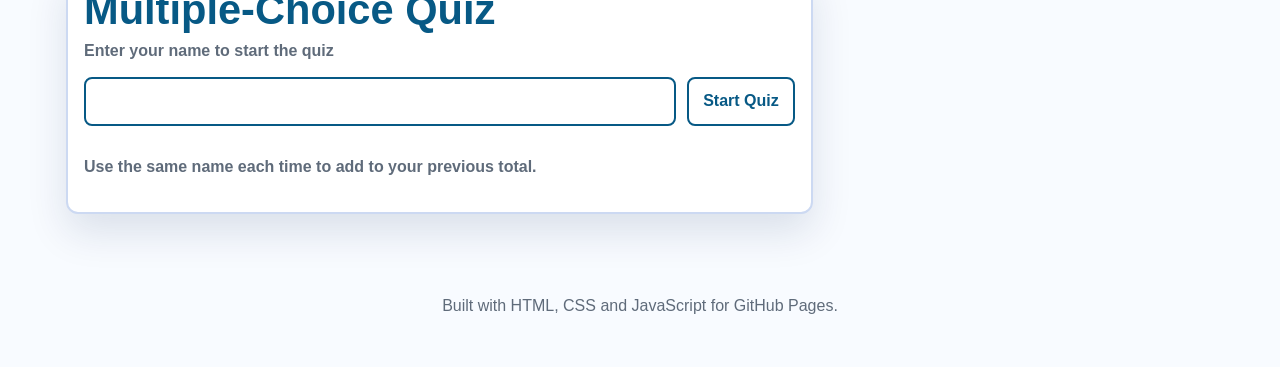
<file: physics/electricity-and-magnetism/index.html>
<!doctype html>
<html lang="en">
<head>
  <meta charset="utf-8">
  <meta name="viewport" content="width=device-width, initial-scale=1">
  <title>Electricity and Magnetism | Year 9 Science Revision</title>
  <link rel="stylesheet" href="../../physics-styles.css">
</head>
<body data-topic="electricity">
  <header class="page-header">
    <nav class="nav">
      <a class="logo" href="../../index.html">Year 9 Science Revision</a>
      <div class="nav-links"><a href="../../index.html#biology">Biology</a><a href="../../index.html#chemistry">Chemistry</a><a href="../../index.html#physics">Physics</a></div>
    </nav>
    <div class="page-title">
      <p class="tag">Physics</p>
      <h1>Electricity and Magnetism</h1>
      <p>Revise static electricity, circuits, current, resistance, magnetism, electromagnets and induction.</p>
    </div>
  </header>
  <main class="topic-main">
    <section>
      <article class="organiser-panel">
        <h2>Knowledge Organiser</h2>
        <div class="organiser-frame">
          <img class="knowledge-organiser" src="../../physics-knowledge-organiser.png" alt="Year 9 Physics knowledge organiser">
        </div>
      </article>
      <section class="panel" data-vocabulary></section>
      <section class="quiz-card" data-quiz></section>
    </section>
    <aside>
      <section class="panel" data-topic-info></section>
      <section class="panel">
        <h2>Useful Links</h2>
        <div class="button-row">
          <a class="button primary" href="https://www.bbc.co.uk/bitesize/subjects/z4882hv" target="_blank" rel="noopener">BBC Bitesize</a>
          <a class="button secondary" href="../../index.html">Back to homepage</a>
        </div>
      </section>
    </aside>
  </main>
  <footer><p>Built with HTML, CSS and JavaScript for GitHub Pages.</p></footer>
  <script src="../../score-utils.js"></script>
  <script src="../../physics-script.js"></script>
</body>
</html>
</file>
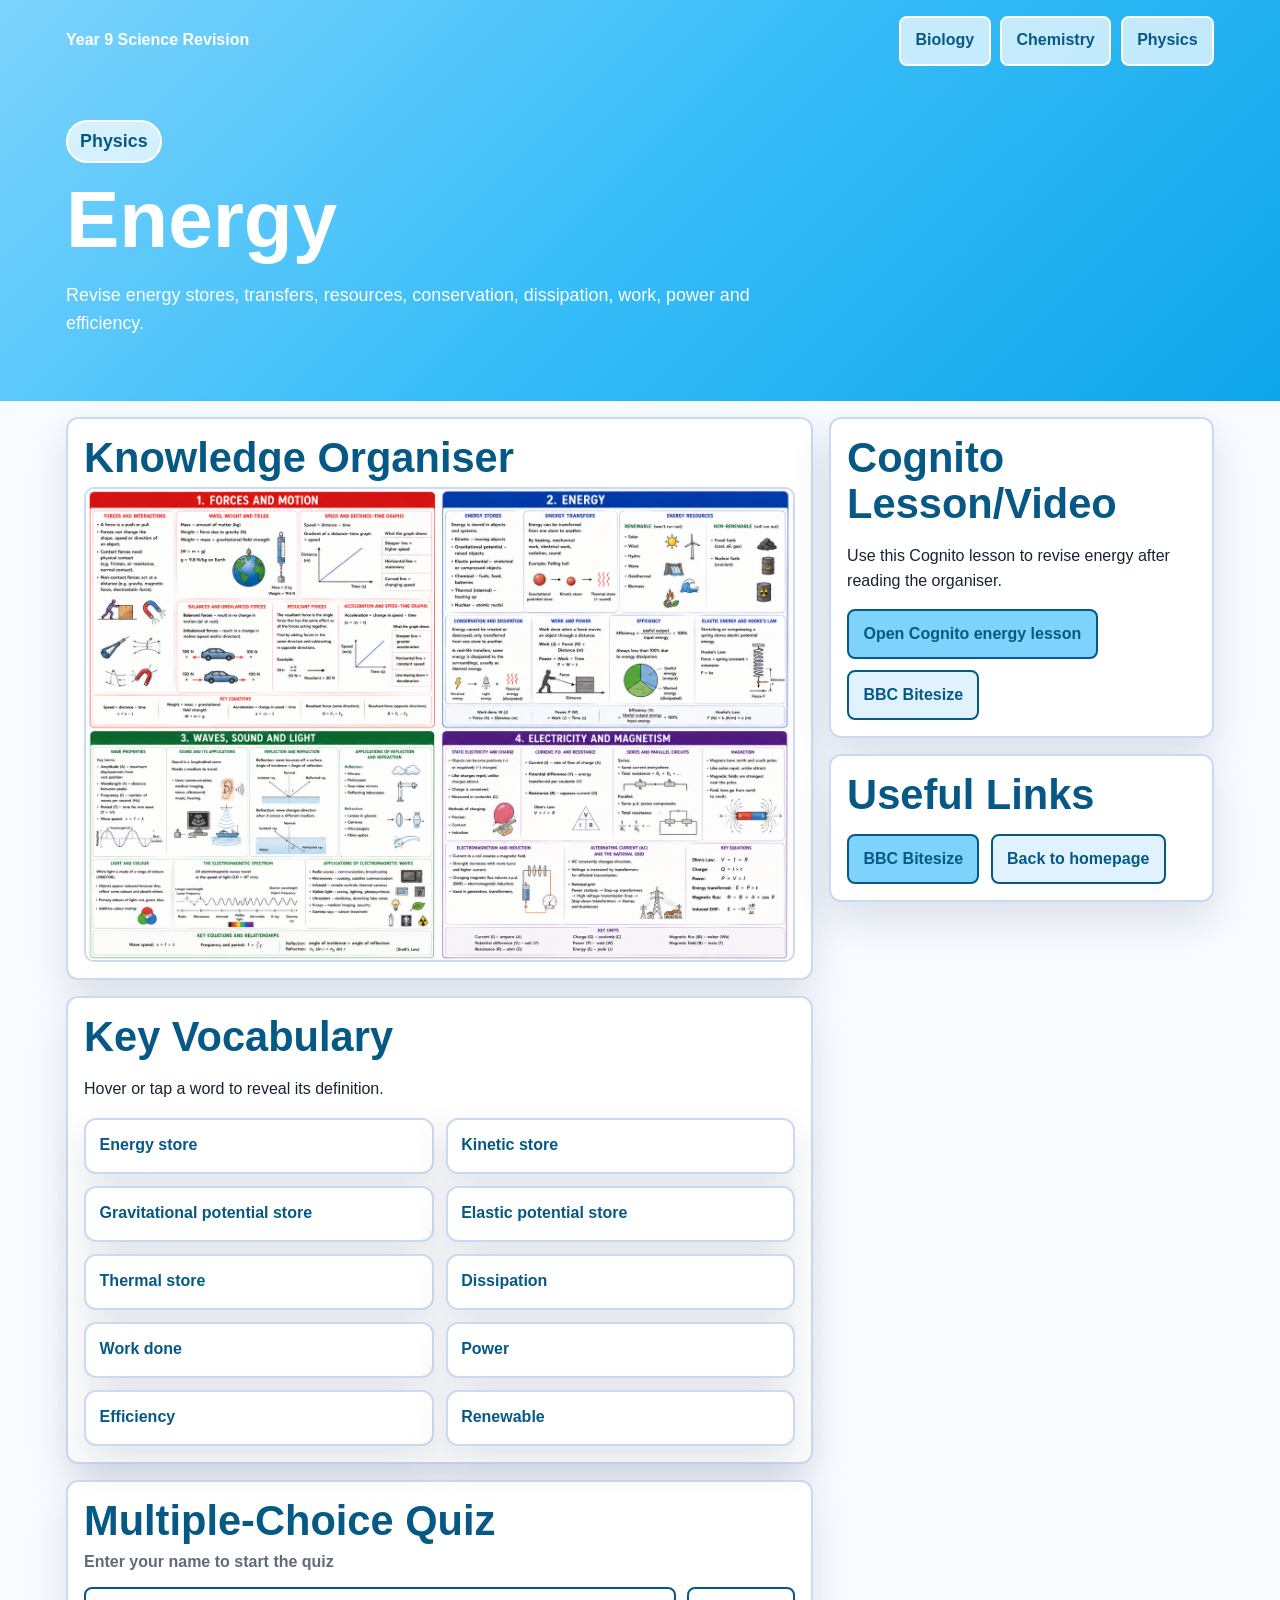
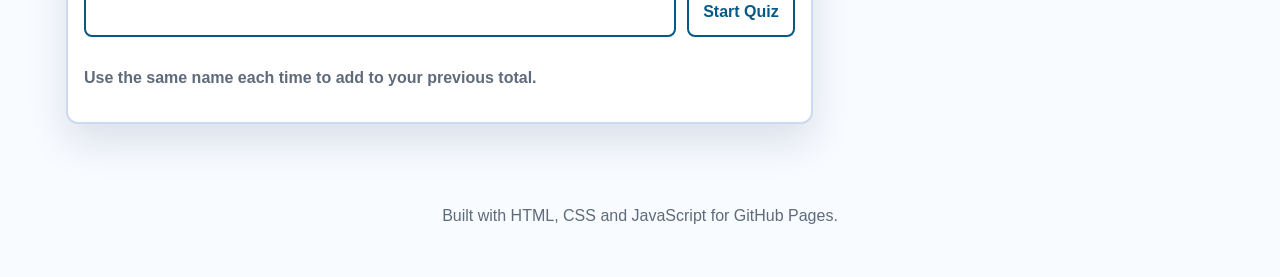
<file: physics/energy/index.html>
<!doctype html>
<html lang="en">
<head>
  <meta charset="utf-8">
  <meta name="viewport" content="width=device-width, initial-scale=1">
  <title>Energy | Year 9 Science Revision</title>
  <link rel="stylesheet" href="../../physics-styles.css">
</head>
<body data-topic="energy">
  <header class="page-header">
    <nav class="nav">
      <a class="logo" href="../../index.html">Year 9 Science Revision</a>
      <div class="nav-links"><a href="../../index.html#biology">Biology</a><a href="../../index.html#chemistry">Chemistry</a><a href="../../index.html#physics">Physics</a></div>
    </nav>
    <div class="page-title">
      <p class="tag">Physics</p>
      <h1>Energy</h1>
      <p>Revise energy stores, transfers, resources, conservation, dissipation, work, power and efficiency.</p>
    </div>
  </header>
  <main class="topic-main">
    <section>
      <article class="organiser-panel">
        <h2>Knowledge Organiser</h2>
        <div class="organiser-frame">
          <img class="knowledge-organiser" src="../../physics-knowledge-organiser.png" alt="Year 9 Physics knowledge organiser">
        </div>
      </article>
      <section class="panel" data-vocabulary></section>
      <section class="quiz-card" data-quiz></section>
    </section>
    <aside>
      <section class="panel" data-topic-info></section>
      <section class="panel">
        <h2>Useful Links</h2>
        <div class="button-row">
          <a class="button primary" href="https://www.bbc.co.uk/bitesize/subjects/z4882hv" target="_blank" rel="noopener">BBC Bitesize</a>
          <a class="button secondary" href="../../index.html">Back to homepage</a>
        </div>
      </section>
    </aside>
  </main>
  <footer><p>Built with HTML, CSS and JavaScript for GitHub Pages.</p></footer>
  <script src="../../score-utils.js"></script>
  <script src="../../physics-script.js"></script>
</body>
</html>
</file>
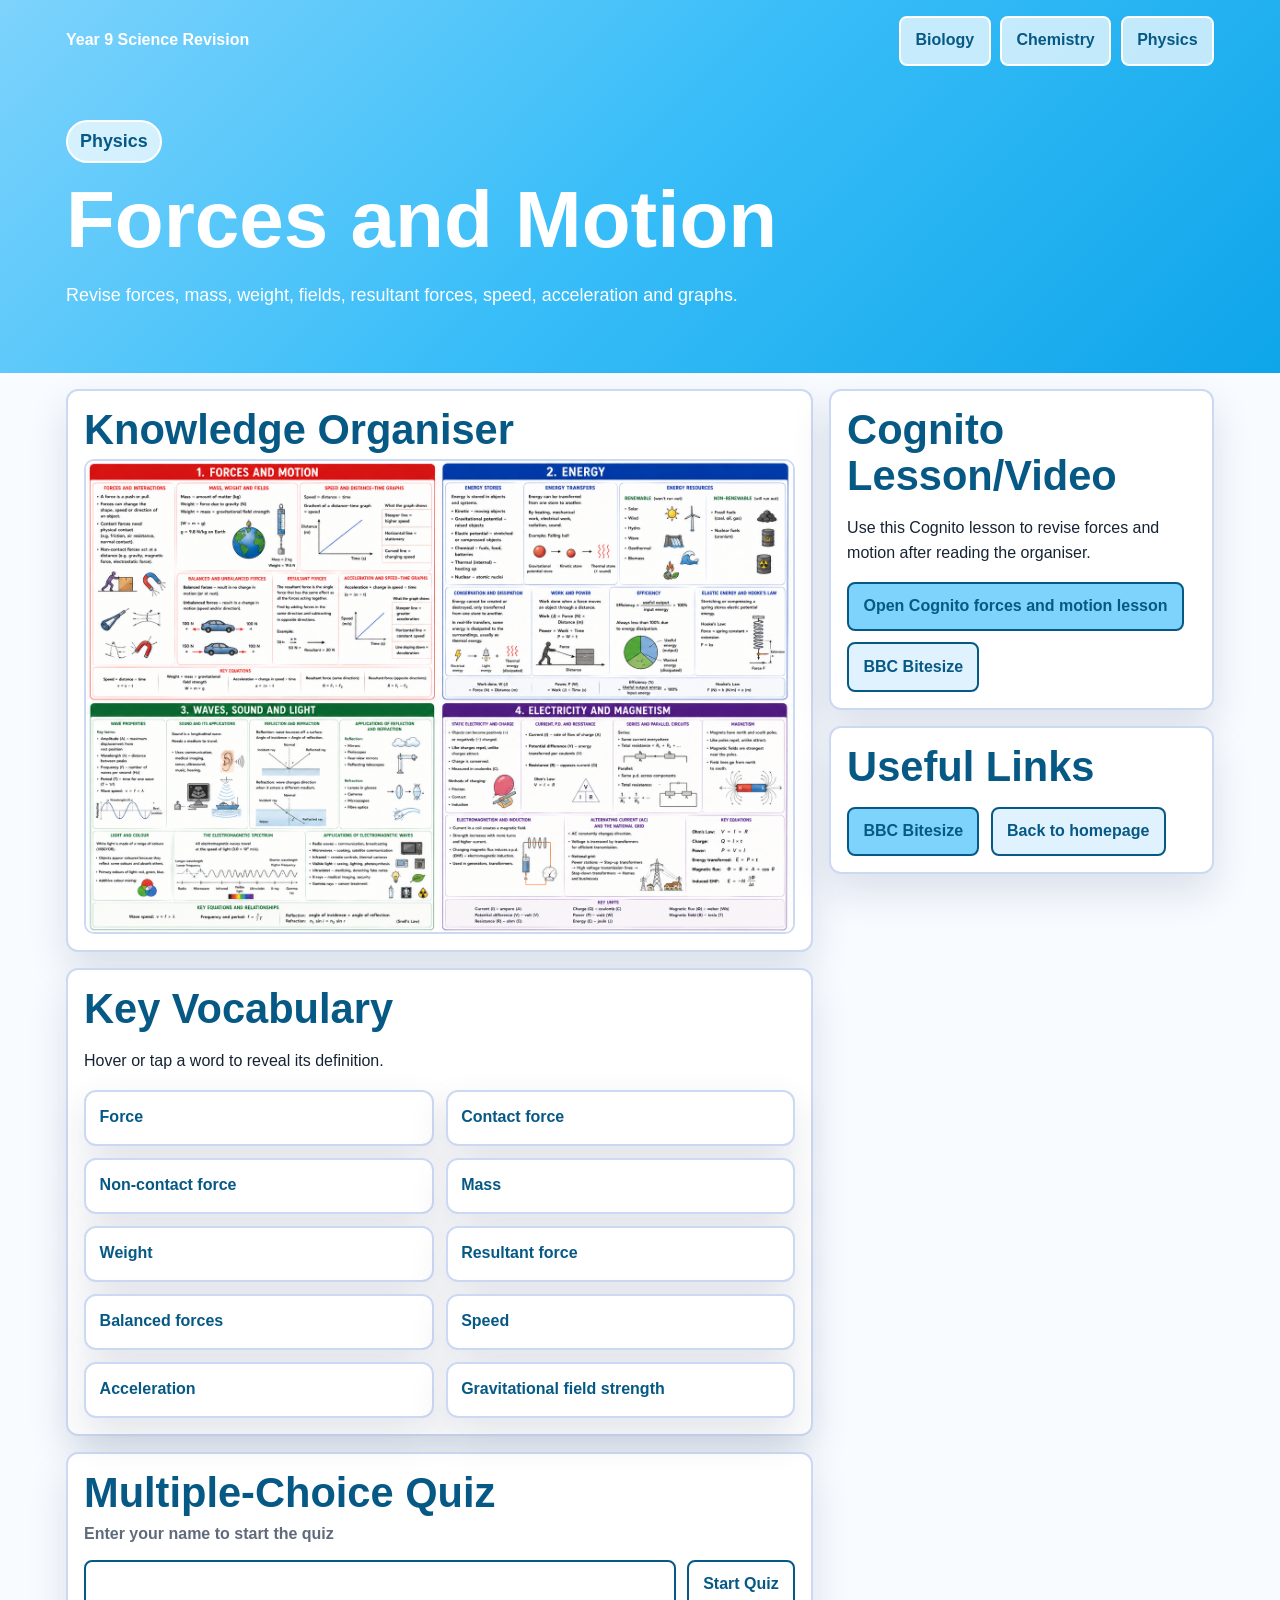
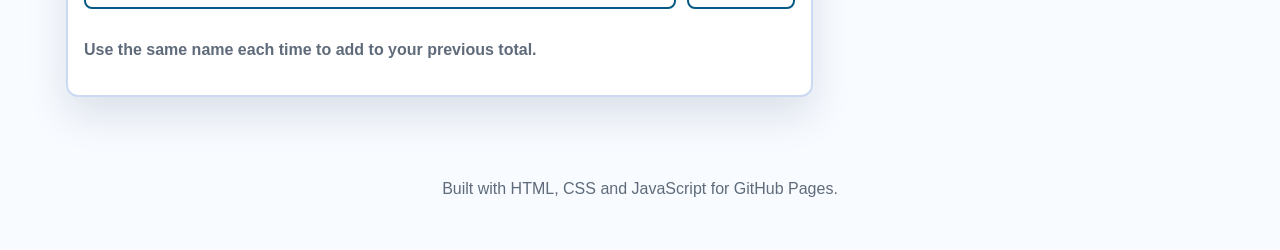
<file: physics/forces-and-motion/index.html>
<!doctype html>
<html lang="en">
<head>
  <meta charset="utf-8">
  <meta name="viewport" content="width=device-width, initial-scale=1">
  <title>Forces and Motion | Year 9 Science Revision</title>
  <link rel="stylesheet" href="../../physics-styles.css">
</head>
<body data-topic="forces">
  <header class="page-header">
    <nav class="nav">
      <a class="logo" href="../../index.html">Year 9 Science Revision</a>
      <div class="nav-links"><a href="../../index.html#biology">Biology</a><a href="../../index.html#chemistry">Chemistry</a><a href="../../index.html#physics">Physics</a></div>
    </nav>
    <div class="page-title">
      <p class="tag">Physics</p>
      <h1>Forces and Motion</h1>
      <p>Revise forces, mass, weight, fields, resultant forces, speed, acceleration and graphs.</p>
    </div>
  </header>
  <main class="topic-main">
    <section>
      <article class="organiser-panel">
        <h2>Knowledge Organiser</h2>
        <div class="organiser-frame">
          <img class="knowledge-organiser" src="../../physics-knowledge-organiser.png" alt="Year 9 Physics knowledge organiser">
        </div>
      </article>
      <section class="panel" data-vocabulary></section>
      <section class="quiz-card" data-quiz></section>
    </section>
    <aside>
      <section class="panel" data-topic-info></section>
      <section class="panel">
        <h2>Useful Links</h2>
        <div class="button-row">
          <a class="button primary" href="https://www.bbc.co.uk/bitesize/subjects/z4882hv" target="_blank" rel="noopener">BBC Bitesize</a>
          <a class="button secondary" href="../../index.html">Back to homepage</a>
        </div>
      </section>
    </aside>
  </main>
  <footer><p>Built with HTML, CSS and JavaScript for GitHub Pages.</p></footer>
  <script src="../../score-utils.js"></script>
  <script src="../../physics-script.js"></script>
</body>
</html>
</file>
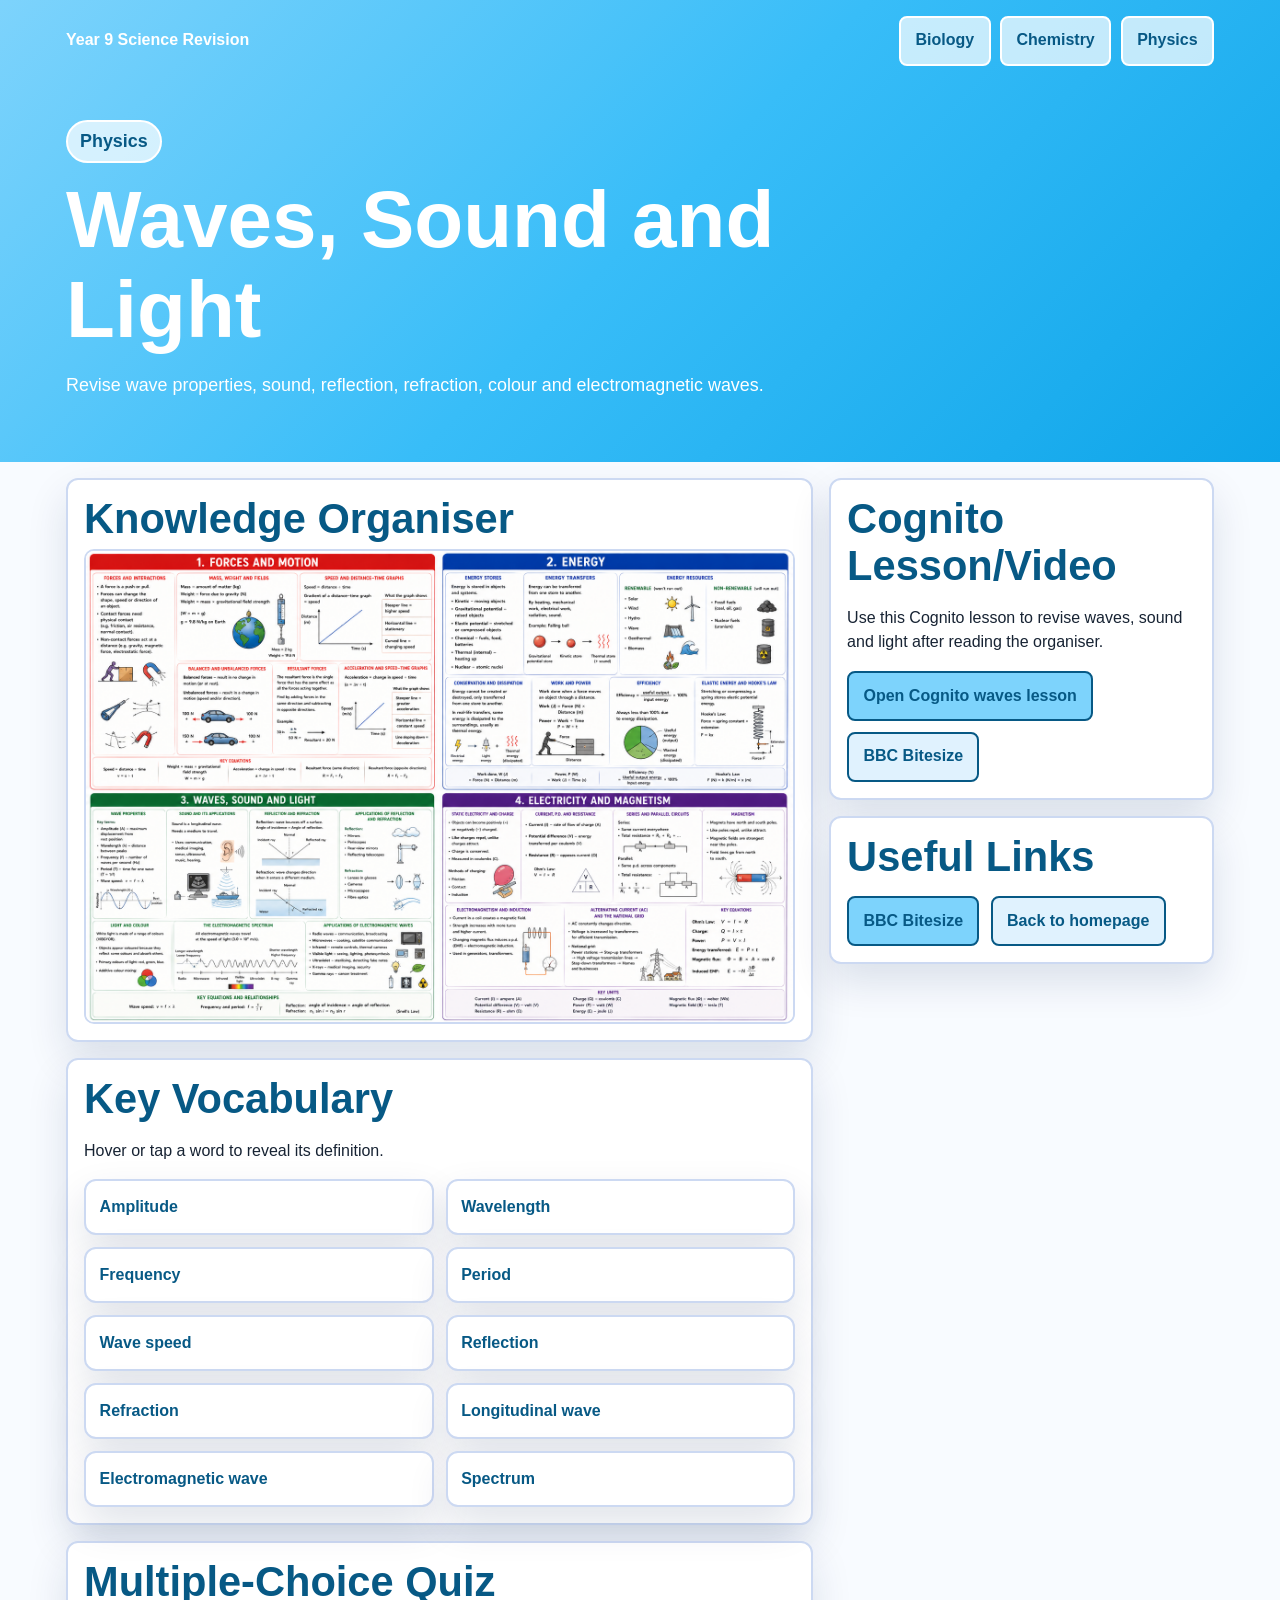
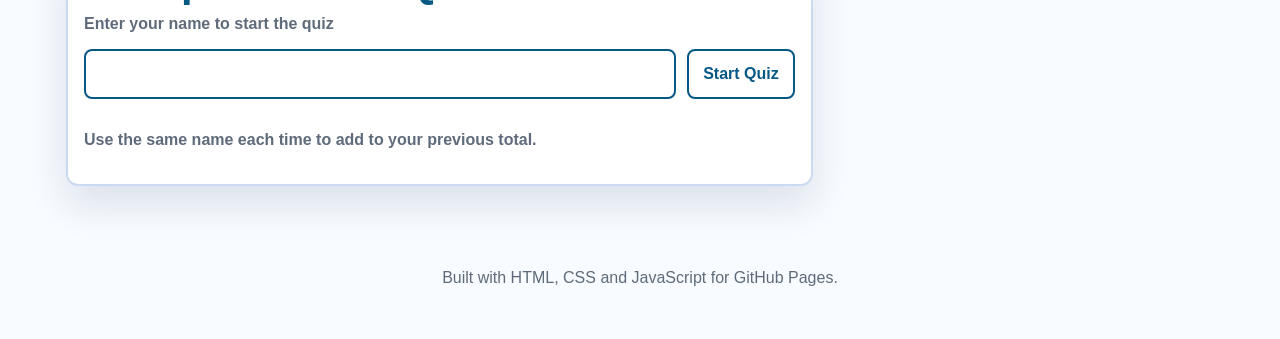
<file: physics/waves-sound-and-light/index.html>
<!doctype html>
<html lang="en">
<head>
  <meta charset="utf-8">
  <meta name="viewport" content="width=device-width, initial-scale=1">
  <title>Waves, Sound and Light | Year 9 Science Revision</title>
  <link rel="stylesheet" href="../../physics-styles.css">
</head>
<body data-topic="waves">
  <header class="page-header">
    <nav class="nav">
      <a class="logo" href="../../index.html">Year 9 Science Revision</a>
      <div class="nav-links"><a href="../../index.html#biology">Biology</a><a href="../../index.html#chemistry">Chemistry</a><a href="../../index.html#physics">Physics</a></div>
    </nav>
    <div class="page-title">
      <p class="tag">Physics</p>
      <h1>Waves, Sound and Light</h1>
      <p>Revise wave properties, sound, reflection, refraction, colour and electromagnetic waves.</p>
    </div>
  </header>
  <main class="topic-main">
    <section>
      <article class="organiser-panel">
        <h2>Knowledge Organiser</h2>
        <div class="organiser-frame">
          <img class="knowledge-organiser" src="../../physics-knowledge-organiser.png" alt="Year 9 Physics knowledge organiser">
        </div>
      </article>
      <section class="panel" data-vocabulary></section>
      <section class="quiz-card" data-quiz></section>
    </section>
    <aside>
      <section class="panel" data-topic-info></section>
      <section class="panel">
        <h2>Useful Links</h2>
        <div class="button-row">
          <a class="button primary" href="https://www.bbc.co.uk/bitesize/subjects/z4882hv" target="_blank" rel="noopener">BBC Bitesize</a>
          <a class="button secondary" href="../../index.html">Back to homepage</a>
        </div>
      </section>
    </aside>
  </main>
  <footer><p>Built with HTML, CSS and JavaScript for GitHub Pages.</p></footer>
  <script src="../../score-utils.js"></script>
  <script src="../../physics-script.js"></script>
</body>
</html>
</file>
<file: styles.css>
:root {
  --ink: #172333;
  --muted: #5f6b7a;
  --paper: #ffffff;
  --soft: #f8fbff;
  --line: #d6e0ea;
  --biology: #25a77a;
  --biology-dark: #117a61;
  --chemistry: #c8232c;
  --chemistry-dark: #741414;
  --physics: #7dd3fc;
  --physics-dark: #075985;
  --shadow: 0 18px 40px rgba(23, 35, 51, 0.1);
}

* {
  box-sizing: border-box;
}

html {
  scroll-behavior: smooth;
}

body {
  margin: 0;
  background: var(--soft);
  color: var(--ink);
  font-family: Arial, Helvetica, sans-serif;
  line-height: 1.55;
}

a {
  color: inherit;
}

.hero {
  color: #fff;
  background:
    linear-gradient(135deg, #117a61, #0ea5e9, #c8232c),
    radial-gradient(circle at 80% 20%, rgba(255, 255, 255, 0.28), transparent 32%);
}

.nav {
  display: flex;
  align-items: center;
  justify-content: space-between;
  gap: 1rem;
  max-width: 1180px;
  margin: 0 auto;
  padding: 1rem;
}

.logo {
  font-weight: 800;
  text-decoration: none;
}

.nav-links {
  display: flex;
  flex-wrap: wrap;
  gap: 0.6rem;
  justify-content: flex-end;
}

.nav-links a {
  border: 2px solid #fff;
  border-radius: 8px;
  background: rgba(255, 255, 255, 0.12);
  color: #fff;
  min-height: 44px;
  padding: 0.65rem 0.9rem;
  font-weight: 800;
  text-decoration: none;
}

.hero-content {
  max-width: 1180px;
  margin: 0 auto;
  padding: 4.5rem 1rem 5rem;
}

.tag {
  display: inline-block;
  margin: 0 0 0.75rem;
  border: 2px solid #fff;
  border-radius: 999px;
  background: rgba(255, 255, 255, 0.16);
  padding: 0.35rem 0.75rem;
  font-weight: 800;
}

h1,
h2,
h3 {
  line-height: 1.12;
}

h1 {
  max-width: 820px;
  margin: 0;
  font-size: clamp(2.4rem, 8vw, 5rem);
  letter-spacing: 0;
}

h2 {
  margin: 0 0 0.35rem;
  font-size: clamp(1.7rem, 4vw, 2.6rem);
}

h3 {
  margin: 0 0 0.6rem;
  font-size: 1.28rem;
}

.hero-content p:last-child {
  max-width: 760px;
  font-size: 1.12rem;
}

main {
  max-width: 1180px;
  margin: 0 auto;
  padding: 1rem;
}

.subject-section {
  margin: 1.4rem 0;
  border: 2px solid var(--line);
  border-radius: 12px;
  background: var(--paper);
  box-shadow: var(--shadow);
  padding: 1.2rem;
}

.section-heading {
  display: flex;
  align-items: center;
  gap: 1rem;
  margin-bottom: 1rem;
}

.subject-icon {
  display: grid;
  flex: 0 0 auto;
  width: 3.2rem;
  height: 3.2rem;
  place-items: center;
  border-radius: 50%;
  color: #fff;
  font-weight: 900;
  font-size: 1.45rem;
}

.biology .subject-icon {
  background: var(--biology);
}

.chemistry .subject-icon {
  background: var(--chemistry);
}

.physics .subject-icon {
  background: var(--physics);
  color: var(--physics-dark);
}

.card-grid {
  display: grid;
  grid-template-columns: repeat(4, minmax(0, 1fr));
  gap: 1rem;
}

.topic-card {
  display: flex;
  min-height: 220px;
  flex-direction: column;
  border: 2px solid var(--line);
  border-radius: 12px;
  background: linear-gradient(180deg, #fff, #f4fbff);
  padding: 1rem;
  text-decoration: none;
}

.biology .topic-card:hover {
  border-color: var(--biology);
}

.chemistry .topic-card:hover {
  border-color: var(--chemistry);
}

.physics .topic-card:hover {
  border-color: var(--physics);
}

.topic-card p {
  color: var(--muted);
}

.topic-card span {
  margin-top: auto;
  font-weight: 900;
}

.biology .topic-card span {
  color: var(--biology-dark);
}

.chemistry .topic-card span {
  color: var(--chemistry-dark);
}

.physics .topic-card span {
  color: var(--physics-dark);
}

.leaderboard-section {
  border-color: #b8d9ee;
  background: linear-gradient(180deg, #fff, #eef9ff);
}

.leaderboard-heading {
  display: flex;
  align-items: center;
  justify-content: space-between;
  gap: 1rem;
}

.leaderboard-list {
  display: grid;
  gap: 0.65rem;
  margin: 1rem 0 0;
  padding-left: 1.4rem;
}

.leaderboard-list li {
  border: 2px solid var(--line);
  border-radius: 8px;
  background: #fff;
  padding: 0.75rem 0.9rem;
}

.leaderboard-list span {
  font-weight: 800;
}

.leaderboard-list strong {
  float: right;
  color: var(--physics-dark);
}

.clear-scores {
  border: 2px solid var(--ink);
  border-radius: 8px;
  background: #fff;
  color: var(--ink);
  cursor: pointer;
  min-height: 44px;
  padding: 0.65rem 0.9rem;
  font: inherit;
  font-weight: 800;
}

.teacher-controls {
  margin-top: 1rem;
  border: 2px solid var(--line);
  border-radius: 8px;
  background: #fff;
  padding: 0.9rem;
}

.teacher-controls summary {
  cursor: pointer;
  font-weight: 900;
}

.teacher-control-grid {
  display: grid;
  grid-template-columns: minmax(0, 1fr) minmax(0, 1.2fr);
  gap: 0.7rem;
  margin-top: 0.9rem;
}

.teacher-control-grid label {
  align-self: center;
  color: var(--muted);
  font-weight: 800;
}

.teacher-control-grid select {
  min-height: 44px;
  border: 2px solid var(--ink);
  border-radius: 8px;
  color: var(--ink);
  font: inherit;
  padding: 0.55rem 0.7rem;
}

.remove-student {
  border: 2px solid var(--ink);
  border-radius: 8px;
  background: #fff;
  color: var(--ink);
  cursor: pointer;
  min-height: 44px;
  padding: 0.65rem 0.9rem;
  font: inherit;
  font-weight: 800;
}

.teacher-note {
  color: var(--muted);
  font-weight: 800;
  margin-bottom: 0;
}

footer {
  color: var(--muted);
  padding: 2rem 1rem;
  text-align: center;
}

@media (max-width: 980px) {
  .card-grid {
    grid-template-columns: repeat(2, minmax(0, 1fr));
  }
}

@media (max-width: 620px) {
  .nav,
  .section-heading {
    align-items: stretch;
    flex-direction: column;
  }

  .nav-links {
    flex-direction: column;
  }

  .leaderboard-heading {
    align-items: stretch;
    flex-direction: column;
  }

  .teacher-control-grid {
    grid-template-columns: 1fr;
  }

  .nav-links a {
    width: 100%;
    text-align: center;
  }

  .card-grid {
    grid-template-columns: 1fr;
  }
}
</file>
<file: biology-styles.css>
:root {
  --blue-900: #08345f;
  --blue-700: #0f5f99;
  --green-700: #117a61;
  --green-500: #25a77a;
  --aqua-100: #e8f8f6;
  --blue-100: #e8f2fb;
  --paper: #ffffff;
  --soft: #f7fbfd;
  --ink: #172333;
  --muted: #5c6b7a;
  --line: #cddde8;
  --correct: #157347;
  --wrong: #b42318;
  --shadow: 0 18px 40px rgba(8, 52, 95, 0.12);
}

* {
  box-sizing: border-box;
}

html {
  scroll-behavior: smooth;
}

body {
  margin: 0;
  background: var(--soft);
  color: var(--ink);
  font-family: Arial, Helvetica, sans-serif;
  line-height: 1.55;
}

a {
  color: inherit;
}

.hero {
  color: #fff;
  background:
    linear-gradient(135deg, rgba(8, 52, 95, 0.96), rgba(17, 122, 97, 0.92)),
    radial-gradient(circle at 80% 20%, rgba(255, 255, 255, 0.22), transparent 32%);
}

.nav {
  display: flex;
  align-items: center;
  justify-content: space-between;
  gap: 1rem;
  max-width: 1180px;
  margin: 0 auto;
  padding: 1rem;
}

.logo {
  font-weight: 800;
  text-decoration: none;
}

.nav-links {
  display: flex;
  flex-wrap: wrap;
  gap: 0.6rem;
  justify-content: flex-end;
}

.nav-links a,
.button,
.quiz-option,
.try-again {
  border: 2px solid var(--blue-900);
  border-radius: 8px;
  background: #fff;
  color: var(--blue-900);
  cursor: pointer;
  display: inline-flex;
  align-items: center;
  justify-content: center;
  min-height: 44px;
  padding: 0.65rem 0.9rem;
  font: inherit;
  font-weight: 800;
  text-decoration: none;
  transition: transform 160ms ease, box-shadow 160ms ease, background 160ms ease;
}

.hero .nav-links a {
  border-color: #fff;
  color: #fff;
  background: rgba(255, 255, 255, 0.08);
}

.nav-links a:hover,
.button:hover,
.quiz-option:hover,
.try-again:hover {
  box-shadow: 4px 4px 0 rgba(8, 52, 95, 0.24);
  transform: translate(-2px, -2px);
}

.hero-content {
  max-width: 1180px;
  margin: 0 auto;
  padding: 4.5rem 1rem 5rem;
}

.tag {
  display: inline-block;
  margin: 0 0 0.75rem;
  border: 2px solid #fff;
  border-radius: 999px;
  padding: 0.35rem 0.75rem;
  font-weight: 800;
}

h1,
h2,
h3 {
  line-height: 1.12;
}

h1 {
  max-width: 760px;
  margin: 0;
  font-size: clamp(2.4rem, 8vw, 5rem);
  letter-spacing: 0;
}

h2 {
  margin: 0 0 0.35rem;
  font-size: clamp(1.7rem, 4vw, 2.6rem);
}

h3 {
  margin: 0 0 0.6rem;
  font-size: 1.28rem;
}

.hero-content p:last-child {
  max-width: 650px;
  font-size: 1.15rem;
}

main {
  max-width: 1180px;
  margin: 0 auto;
  padding: 1rem;
}

.subject-block,
.panel,
.quiz-card,
.vocab-card,
.organiser-panel {
  border: 2px solid var(--line);
  border-radius: 12px;
  background: var(--paper);
  box-shadow: var(--shadow);
}

.subject-block {
  margin: 1.4rem 0;
  padding: 1.2rem;
}

.subject-block.biology {
  border-color: rgba(17, 122, 97, 0.38);
}

.placeholder {
  background: linear-gradient(135deg, #fff, var(--blue-100));
}

.section-heading {
  display: flex;
  gap: 1rem;
  align-items: center;
  margin-bottom: 1rem;
}

.subject-icon {
  display: grid;
  flex: 0 0 auto;
  width: 3.2rem;
  height: 3.2rem;
  place-items: center;
  border-radius: 50%;
  background: var(--green-500);
  color: #fff;
  font-weight: 900;
  font-size: 1.45rem;
}

.card-grid {
  display: grid;
  grid-template-columns: repeat(4, minmax(0, 1fr));
  gap: 1rem;
}

.topic-card {
  display: flex;
  min-height: 220px;
  flex-direction: column;
  border: 2px solid var(--line);
  border-radius: 12px;
  background: linear-gradient(180deg, #fff, var(--aqua-100));
  color: var(--ink);
  padding: 1rem;
  text-decoration: none;
}

.topic-card:hover {
  border-color: var(--green-700);
}

.topic-card p {
  color: var(--muted);
}

.topic-card span {
  margin-top: auto;
  color: var(--green-700);
  font-weight: 900;
}

.page-header {
  background: linear-gradient(135deg, var(--blue-900), var(--green-700));
  color: #fff;
}

.page-title {
  max-width: 1180px;
  margin: 0 auto;
  padding: 2.4rem 1rem 2.8rem;
}

.page-title p {
  max-width: 720px;
  font-size: 1.08rem;
}

.topic-main {
  display: grid;
  grid-template-columns: minmax(0, 1.65fr) minmax(280px, 0.85fr);
  gap: 1rem;
}

.organiser-panel,
.panel,
.quiz-card {
  margin-bottom: 1rem;
  padding: 1rem;
}

.organiser-panel h2,
.panel h2,
.quiz-card h2 {
  color: var(--blue-900);
}

.organiser-frame {
  overflow: auto;
  border: 2px solid var(--line);
  border-radius: 10px;
  background: #fff;
}

.knowledge-organiser {
  display: block;
  width: 100%;
  height: auto;
}

.button-row {
  display: flex;
  flex-wrap: wrap;
  gap: 0.7rem;
  margin-top: 1rem;
}

.button.primary {
  background: var(--green-500);
  color: #fff;
  border-color: var(--green-700);
}

.button.secondary {
  background: var(--blue-100);
}

.vocab-grid {
  display: grid;
  grid-template-columns: repeat(2, minmax(0, 1fr));
  gap: 0.75rem;
}

.vocab-card {
  border-color: var(--line);
  cursor: pointer;
  padding: 0.85rem;
  text-align: left;
  width: 100%;
  font: inherit;
}

.vocab-card strong {
  display: block;
  color: var(--green-700);
}

.definition {
  display: none;
  margin-top: 0.45rem;
  color: var(--muted);
}

.vocab-card:hover .definition,
.vocab-card:focus .definition,
.vocab-card.open .definition {
  display: block;
}

.question-count {
  color: var(--muted);
  font-weight: 800;
}

.quiz-options {
  display: grid;
  gap: 0.65rem;
  margin: 0.9rem 0;
}

.quiz-option {
  justify-content: flex-start;
  text-align: left;
}

.quiz-option.correct {
  background: #dff6ea;
  border-color: var(--correct);
  color: var(--correct);
}

.quiz-option.wrong {
  background: #ffe9e6;
  border-color: var(--wrong);
  color: var(--wrong);
}

.quiz-option:disabled {
  cursor: default;
  opacity: 1;
}

.feedback {
  min-height: 1.6rem;
  font-weight: 900;
}

.score-box {
  border-radius: 10px;
  background: var(--blue-100);
  color: var(--blue-900);
  margin-top: 1rem;
  padding: 1rem;
  font-size: 1.15rem;
  font-weight: 900;
}

.hidden {
  display: none;
}

.student-form {
  display: grid;
  gap: 0.8rem;
}

.student-form label,
.student-note {
  color: var(--muted);
  font-weight: 800;
}

.student-form-row {
  display: flex;
  gap: 0.7rem;
}

.student-form input {
  min-height: 44px;
  min-width: 0;
  flex: 1;
  border: 2px solid var(--blue-900);
  border-radius: 8px;
  color: var(--ink);
  font: inherit;
  padding: 0.65rem 0.8rem;
}

footer {
  color: var(--muted);
  padding: 2rem 1rem;
  text-align: center;
}

@media (max-width: 980px) {
  .card-grid {
    grid-template-columns: repeat(2, minmax(0, 1fr));
  }

  .topic-main {
    grid-template-columns: 1fr;
  }
}

@media (max-width: 620px) {
  .nav,
  .section-heading {
    align-items: stretch;
    flex-direction: column;
  }

  .nav-links,
  .button-row,
  .student-form-row {
    flex-direction: column;
  }

  .nav-links a,
  .button,
  .try-again {
    width: 100%;
  }

  .card-grid,
  .vocab-grid {
    grid-template-columns: 1fr;
  }

  .subject-block,
  .organiser-panel,
  .panel,
  .quiz-card {
    border-radius: 10px;
  }
}
</file>
<file: chemistry-styles.css>
:root {
  --red-900: #741414;
  --red-700: #c8232c;
  --red-500: #ef4444;
  --amber-100: #fff3e8;
  --red-100: #ffe9e9;
  --paper: #ffffff;
  --soft: #fffafa;
  --ink: #172333;
  --muted: #5f6b7a;
  --line: #ecd0d0;
  --correct: #157347;
  --wrong: #b42318;
  --shadow: 0 18px 40px rgba(116, 20, 20, 0.12);
}

* {
  box-sizing: border-box;
}

html {
  scroll-behavior: smooth;
}

body {
  margin: 0;
  background: var(--soft);
  color: var(--ink);
  font-family: Arial, Helvetica, sans-serif;
  line-height: 1.55;
}

a {
  color: inherit;
}

.hero,
.page-header {
  color: #fff;
  background:
    linear-gradient(135deg, rgba(116, 20, 20, 0.98), rgba(200, 35, 44, 0.94)),
    radial-gradient(circle at 80% 20%, rgba(255, 255, 255, 0.22), transparent 32%);
}

.nav {
  display: flex;
  align-items: center;
  justify-content: space-between;
  gap: 1rem;
  max-width: 1180px;
  margin: 0 auto;
  padding: 1rem;
}

.logo {
  font-weight: 800;
  text-decoration: none;
}

.nav-links {
  display: flex;
  flex-wrap: wrap;
  gap: 0.6rem;
  justify-content: flex-end;
}

.nav-links a,
.button,
.quiz-option,
.try-again {
  border: 2px solid var(--red-900);
  border-radius: 8px;
  background: #fff;
  color: var(--red-900);
  cursor: pointer;
  display: inline-flex;
  align-items: center;
  justify-content: center;
  min-height: 44px;
  padding: 0.65rem 0.9rem;
  font: inherit;
  font-weight: 800;
  text-decoration: none;
  transition: transform 160ms ease, box-shadow 160ms ease, background 160ms ease;
}

.hero .nav-links a,
.page-header .nav-links a {
  border-color: #fff;
  color: #fff;
  background: rgba(255, 255, 255, 0.08);
}

.nav-links a:hover,
.button:hover,
.quiz-option:hover,
.try-again:hover {
  box-shadow: 4px 4px 0 rgba(116, 20, 20, 0.22);
  transform: translate(-2px, -2px);
}

.hero-content,
.page-title {
  max-width: 1180px;
  margin: 0 auto;
  padding: 4.5rem 1rem 5rem;
}

.page-title {
  padding-top: 2.4rem;
  padding-bottom: 2.8rem;
}

.tag {
  display: inline-block;
  margin: 0 0 0.75rem;
  border: 2px solid #fff;
  border-radius: 999px;
  padding: 0.35rem 0.75rem;
  font-weight: 800;
}

h1,
h2,
h3 {
  line-height: 1.12;
}

h1 {
  max-width: 800px;
  margin: 0;
  font-size: clamp(2.4rem, 8vw, 5rem);
  letter-spacing: 0;
}

h2 {
  margin: 0 0 0.35rem;
  font-size: clamp(1.7rem, 4vw, 2.6rem);
}

h3 {
  margin: 0 0 0.6rem;
  font-size: 1.28rem;
}

.hero-content p:last-child,
.page-title p {
  max-width: 720px;
  font-size: 1.12rem;
}

main {
  max-width: 1180px;
  margin: 0 auto;
  padding: 1rem;
}

.subject-block,
.panel,
.quiz-card,
.vocab-card,
.organiser-panel {
  border: 2px solid var(--line);
  border-radius: 12px;
  background: var(--paper);
  box-shadow: var(--shadow);
}

.subject-block {
  margin: 1.4rem 0;
  padding: 1.2rem;
}

.subject-block.chemistry {
  border-color: rgba(200, 35, 44, 0.35);
}

.placeholder {
  background: linear-gradient(135deg, #fff, var(--red-100));
}

.section-heading {
  display: flex;
  gap: 1rem;
  align-items: center;
  margin-bottom: 1rem;
}

.subject-icon {
  display: grid;
  flex: 0 0 auto;
  width: 3.2rem;
  height: 3.2rem;
  place-items: center;
  border-radius: 50%;
  background: var(--red-700);
  color: #fff;
  font-weight: 900;
  font-size: 1.45rem;
}

.muted-icon {
  background: #758195;
}

.card-grid {
  display: grid;
  grid-template-columns: repeat(4, minmax(0, 1fr));
  gap: 1rem;
}

.topic-card {
  display: flex;
  min-height: 220px;
  flex-direction: column;
  border: 2px solid var(--line);
  border-radius: 12px;
  background: linear-gradient(180deg, #fff, var(--amber-100));
  color: var(--ink);
  padding: 1rem;
  text-decoration: none;
}

.topic-card:hover {
  border-color: var(--red-700);
}

.topic-card p {
  color: var(--muted);
}

.topic-card span {
  margin-top: auto;
  color: var(--red-700);
  font-weight: 900;
}

.topic-main {
  display: grid;
  grid-template-columns: minmax(0, 1.65fr) minmax(280px, 0.85fr);
  gap: 1rem;
}

.organiser-panel,
.panel,
.quiz-card {
  margin-bottom: 1rem;
  padding: 1rem;
}

.organiser-panel h2,
.panel h2,
.quiz-card h2 {
  color: var(--red-900);
}

.organiser-frame {
  overflow: auto;
  border: 2px solid var(--line);
  border-radius: 10px;
  background: #fff;
}

.knowledge-organiser {
  display: block;
  width: 100%;
  height: auto;
}

.button-row {
  display: flex;
  flex-wrap: wrap;
  gap: 0.7rem;
  margin-top: 1rem;
}

.button.primary {
  background: var(--red-700);
  color: #fff;
  border-color: var(--red-900);
}

.button.secondary {
  background: var(--red-100);
}

.vocab-grid {
  display: grid;
  grid-template-columns: repeat(2, minmax(0, 1fr));
  gap: 0.75rem;
}

.vocab-card {
  border-color: var(--line);
  cursor: pointer;
  padding: 0.85rem;
  text-align: left;
  width: 100%;
  font: inherit;
}

.vocab-card strong {
  display: block;
  color: var(--red-700);
}

.definition {
  display: none;
  margin-top: 0.45rem;
  color: var(--muted);
}

.vocab-card:hover .definition,
.vocab-card:focus .definition,
.vocab-card.open .definition {
  display: block;
}

.question-count {
  color: var(--muted);
  font-weight: 800;
}

.quiz-options {
  display: grid;
  gap: 0.65rem;
  margin: 0.9rem 0;
}

.quiz-option {
  justify-content: flex-start;
  text-align: left;
}

.quiz-option.correct {
  background: #dff6ea;
  border-color: var(--correct);
  color: var(--correct);
}

.quiz-option.wrong {
  background: #ffe9e6;
  border-color: var(--wrong);
  color: var(--wrong);
}

.quiz-option:disabled {
  cursor: default;
  opacity: 1;
}

.feedback {
  min-height: 1.6rem;
  font-weight: 900;
}

.score-box {
  border-radius: 10px;
  background: var(--red-100);
  color: var(--red-900);
  margin-top: 1rem;
  padding: 1rem;
  font-size: 1.15rem;
  font-weight: 900;
}

.hidden {
  display: none;
}

.student-form {
  display: grid;
  gap: 0.8rem;
}

.student-form label,
.student-note {
  color: var(--muted);
  font-weight: 800;
}

.student-form-row {
  display: flex;
  gap: 0.7rem;
}

.student-form input {
  min-height: 44px;
  min-width: 0;
  flex: 1;
  border: 2px solid var(--red-900);
  border-radius: 8px;
  color: var(--ink);
  font: inherit;
  padding: 0.65rem 0.8rem;
}

footer {
  color: var(--muted);
  padding: 2rem 1rem;
  text-align: center;
}

@media (max-width: 980px) {
  .card-grid {
    grid-template-columns: repeat(2, minmax(0, 1fr));
  }

  .topic-main {
    grid-template-columns: 1fr;
  }
}

@media (max-width: 620px) {
  .nav,
  .section-heading {
    align-items: stretch;
    flex-direction: column;
  }

  .nav-links,
  .button-row,
  .student-form-row {
    flex-direction: column;
  }

  .nav-links a,
  .button,
  .try-again {
    width: 100%;
  }

  .card-grid,
  .vocab-grid {
    grid-template-columns: 1fr;
  }

  .subject-block,
  .organiser-panel,
  .panel,
  .quiz-card {
    border-radius: 10px;
  }
}
</file>
<file: physics-styles.css>
:root {
  --blue-950: #075985;
  --blue-750: #38bdf8;
  --blue-500: #7dd3fc;
  --blue-200: #bae6fd;
  --blue-100: #e0f2fe;
  --paper: #ffffff;
  --soft: #f8fbff;
  --ink: #172333;
  --muted: #5f6b7a;
  --line: #ccd9f2;
  --correct: #157347;
  --wrong: #b42318;
  --shadow: 0 18px 40px rgba(7, 31, 79, 0.12);
}

* {
  box-sizing: border-box;
}

html {
  scroll-behavior: smooth;
}

body {
  margin: 0;
  background: var(--soft);
  color: var(--ink);
  font-family: Arial, Helvetica, sans-serif;
  line-height: 1.55;
}

a {
  color: inherit;
}

.hero,
.page-header {
  color: #fff;
  background:
    linear-gradient(135deg, #7dd3fc, #38bdf8, #0ea5e9),
    radial-gradient(circle at 80% 20%, rgba(255, 255, 255, 0.35), transparent 32%);
}

.nav {
  display: flex;
  align-items: center;
  justify-content: space-between;
  gap: 1rem;
  max-width: 1180px;
  margin: 0 auto;
  padding: 1rem;
}

.logo {
  font-weight: 800;
  text-decoration: none;
}

.nav-links {
  display: flex;
  flex-wrap: wrap;
  gap: 0.6rem;
  justify-content: flex-end;
}

.nav-links a,
.button,
.quiz-option,
.try-again {
  border: 2px solid var(--blue-950);
  border-radius: 8px;
  background: #fff;
  color: var(--blue-950);
  cursor: pointer;
  display: inline-flex;
  align-items: center;
  justify-content: center;
  min-height: 44px;
  padding: 0.65rem 0.9rem;
  font: inherit;
  font-weight: 800;
  text-decoration: none;
  transition: transform 160ms ease, box-shadow 160ms ease, background 160ms ease;
}

.hero .nav-links a,
.page-header .nav-links a {
  border-color: #fff;
  color: var(--blue-950);
  background: rgba(255, 255, 255, 0.72);
}

.nav-links a:hover,
.button:hover,
.quiz-option:hover,
.try-again:hover {
  box-shadow: 4px 4px 0 rgba(7, 31, 79, 0.2);
  transform: translate(-2px, -2px);
}

.hero-content,
.page-title {
  max-width: 1180px;
  margin: 0 auto;
  padding: 4.5rem 1rem 5rem;
}

.page-title {
  padding-top: 2.4rem;
  padding-bottom: 2.8rem;
}

.tag {
  display: inline-block;
  margin: 0 0 0.75rem;
  border: 2px solid #fff;
  border-radius: 999px;
  padding: 0.35rem 0.75rem;
  font-weight: 800;
  color: var(--blue-950);
  background: rgba(255, 255, 255, 0.72);
}

h1,
h2,
h3 {
  line-height: 1.12;
}

h1 {
  max-width: 800px;
  margin: 0;
  font-size: clamp(2.4rem, 8vw, 5rem);
  letter-spacing: 0;
}

h2 {
  margin: 0 0 0.35rem;
  font-size: clamp(1.7rem, 4vw, 2.6rem);
}

h3 {
  margin: 0 0 0.6rem;
  font-size: 1.28rem;
}

.hero-content p:last-child,
.page-title p {
  max-width: 720px;
  font-size: 1.12rem;
}

main {
  max-width: 1180px;
  margin: 0 auto;
  padding: 1rem;
}

.subject-block,
.panel,
.quiz-card,
.vocab-card,
.organiser-panel {
  border: 2px solid var(--line);
  border-radius: 12px;
  background: var(--paper);
  box-shadow: var(--shadow);
}

.subject-block {
  margin: 1.4rem 0;
  padding: 1.2rem;
}

.subject-block.physics {
  border-color: rgba(11, 79, 179, 0.35);
}

.placeholder {
  background: linear-gradient(135deg, #fff, var(--blue-100));
}

.section-heading {
  display: flex;
  gap: 1rem;
  align-items: center;
  margin-bottom: 1rem;
}

.subject-icon {
  display: grid;
  flex: 0 0 auto;
  width: 3.2rem;
  height: 3.2rem;
  place-items: center;
  border-radius: 50%;
  background: var(--blue-500);
  color: var(--blue-950);
  font-weight: 900;
  font-size: 1.45rem;
}

.muted-icon {
  background: #758195;
}

.card-grid {
  display: grid;
  grid-template-columns: repeat(4, minmax(0, 1fr));
  gap: 1rem;
}

.topic-card {
  display: flex;
  min-height: 220px;
  flex-direction: column;
  border: 2px solid var(--line);
  border-radius: 12px;
  background: linear-gradient(180deg, #fff, var(--blue-100));
  color: var(--ink);
  padding: 1rem;
  text-decoration: none;
}

.topic-card:hover {
  border-color: var(--blue-500);
}

.topic-card p {
  color: var(--muted);
}

.topic-card span {
  margin-top: auto;
  color: var(--blue-950);
  font-weight: 900;
}

.topic-main {
  display: grid;
  grid-template-columns: minmax(0, 1.65fr) minmax(280px, 0.85fr);
  gap: 1rem;
}

.organiser-panel,
.panel,
.quiz-card {
  margin-bottom: 1rem;
  padding: 1rem;
}

.organiser-panel h2,
.panel h2,
.quiz-card h2 {
  color: var(--blue-950);
}

.organiser-frame {
  overflow: auto;
  border: 2px solid var(--line);
  border-radius: 10px;
  background: #fff;
}

.knowledge-organiser {
  display: block;
  width: 100%;
  height: auto;
}

.button-row {
  display: flex;
  flex-wrap: wrap;
  gap: 0.7rem;
  margin-top: 1rem;
}

.button.primary {
  background: var(--blue-500);
  color: var(--blue-950);
  border-color: var(--blue-950);
}

.button.secondary {
  background: var(--blue-100);
}

.vocab-grid {
  display: grid;
  grid-template-columns: repeat(2, minmax(0, 1fr));
  gap: 0.75rem;
}

.vocab-card {
  border-color: var(--line);
  cursor: pointer;
  padding: 0.85rem;
  text-align: left;
  width: 100%;
  font: inherit;
}

.vocab-card strong {
  display: block;
  color: var(--blue-950);
}

.definition {
  display: none;
  margin-top: 0.45rem;
  color: var(--muted);
}

.vocab-card:hover .definition,
.vocab-card:focus .definition,
.vocab-card.open .definition {
  display: block;
}

.question-count {
  color: var(--muted);
  font-weight: 800;
}

.quiz-options {
  display: grid;
  gap: 0.65rem;
  margin: 0.9rem 0;
}

.quiz-option {
  justify-content: flex-start;
  text-align: left;
}

.quiz-option.correct {
  background: #dff6ea;
  border-color: var(--correct);
  color: var(--correct);
}

.quiz-option.wrong {
  background: #ffe9e6;
  border-color: var(--wrong);
  color: var(--wrong);
}

.quiz-option:disabled {
  cursor: default;
  opacity: 1;
}

.feedback {
  min-height: 1.6rem;
  font-weight: 900;
}

.score-box {
  border-radius: 10px;
  background: var(--blue-100);
  color: var(--blue-950);
  margin-top: 1rem;
  padding: 1rem;
  font-size: 1.15rem;
  font-weight: 900;
}

.hidden {
  display: none;
}

.student-form {
  display: grid;
  gap: 0.8rem;
}

.student-form label,
.student-note {
  color: var(--muted);
  font-weight: 800;
}

.student-form-row {
  display: flex;
  gap: 0.7rem;
}

.student-form input {
  min-height: 44px;
  min-width: 0;
  flex: 1;
  border: 2px solid var(--blue-950);
  border-radius: 8px;
  color: var(--ink);
  font: inherit;
  padding: 0.65rem 0.8rem;
}

footer {
  color: var(--muted);
  padding: 2rem 1rem;
  text-align: center;
}

@media (max-width: 980px) {
  .card-grid {
    grid-template-columns: repeat(2, minmax(0, 1fr));
  }

  .topic-main {
    grid-template-columns: 1fr;
  }
}

@media (max-width: 620px) {
  .nav,
  .section-heading {
    align-items: stretch;
    flex-direction: column;
  }

  .nav-links,
  .button-row,
  .student-form-row {
    flex-direction: column;
  }

  .nav-links a,
  .button,
  .try-again {
    width: 100%;
  }

  .card-grid,
  .vocab-grid {
    grid-template-columns: 1fr;
  }

  .subject-block,
  .organiser-panel,
  .panel,
  .quiz-card {
    border-radius: 10px;
  }
}
</file>
